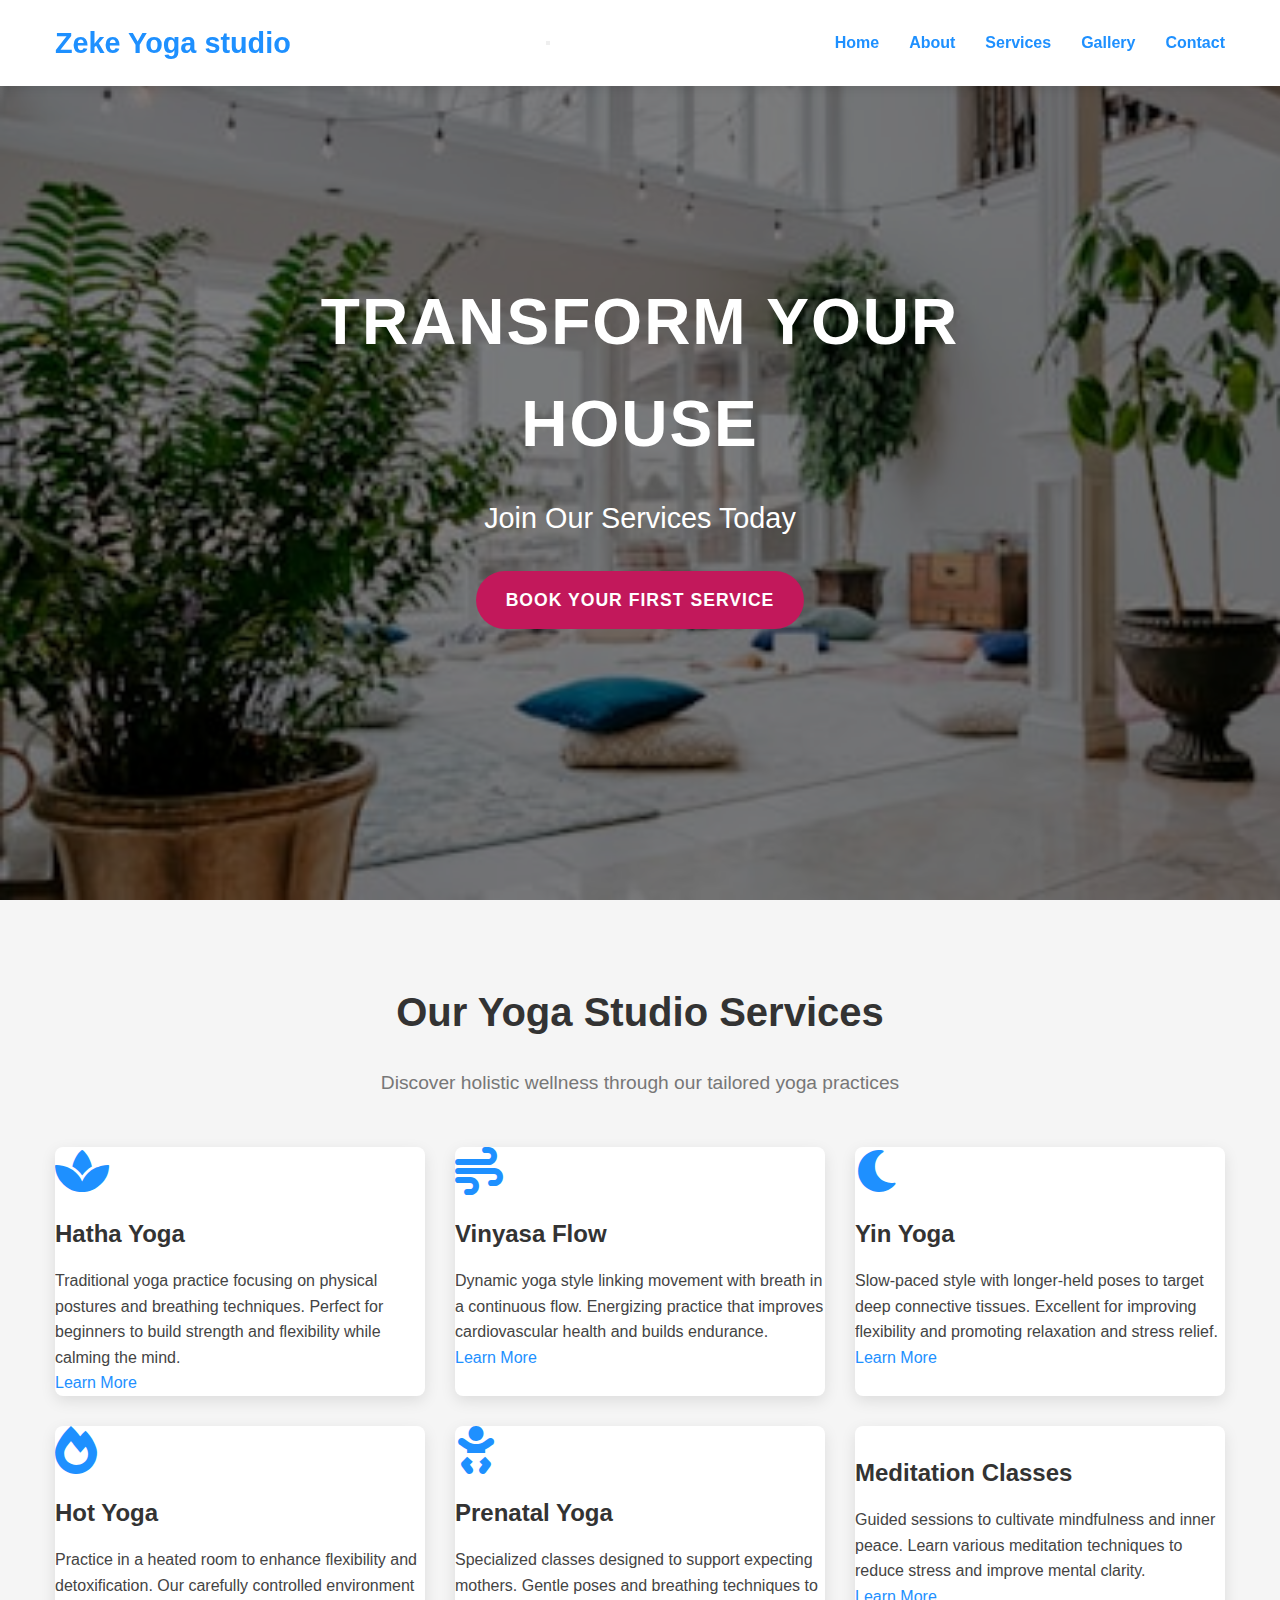
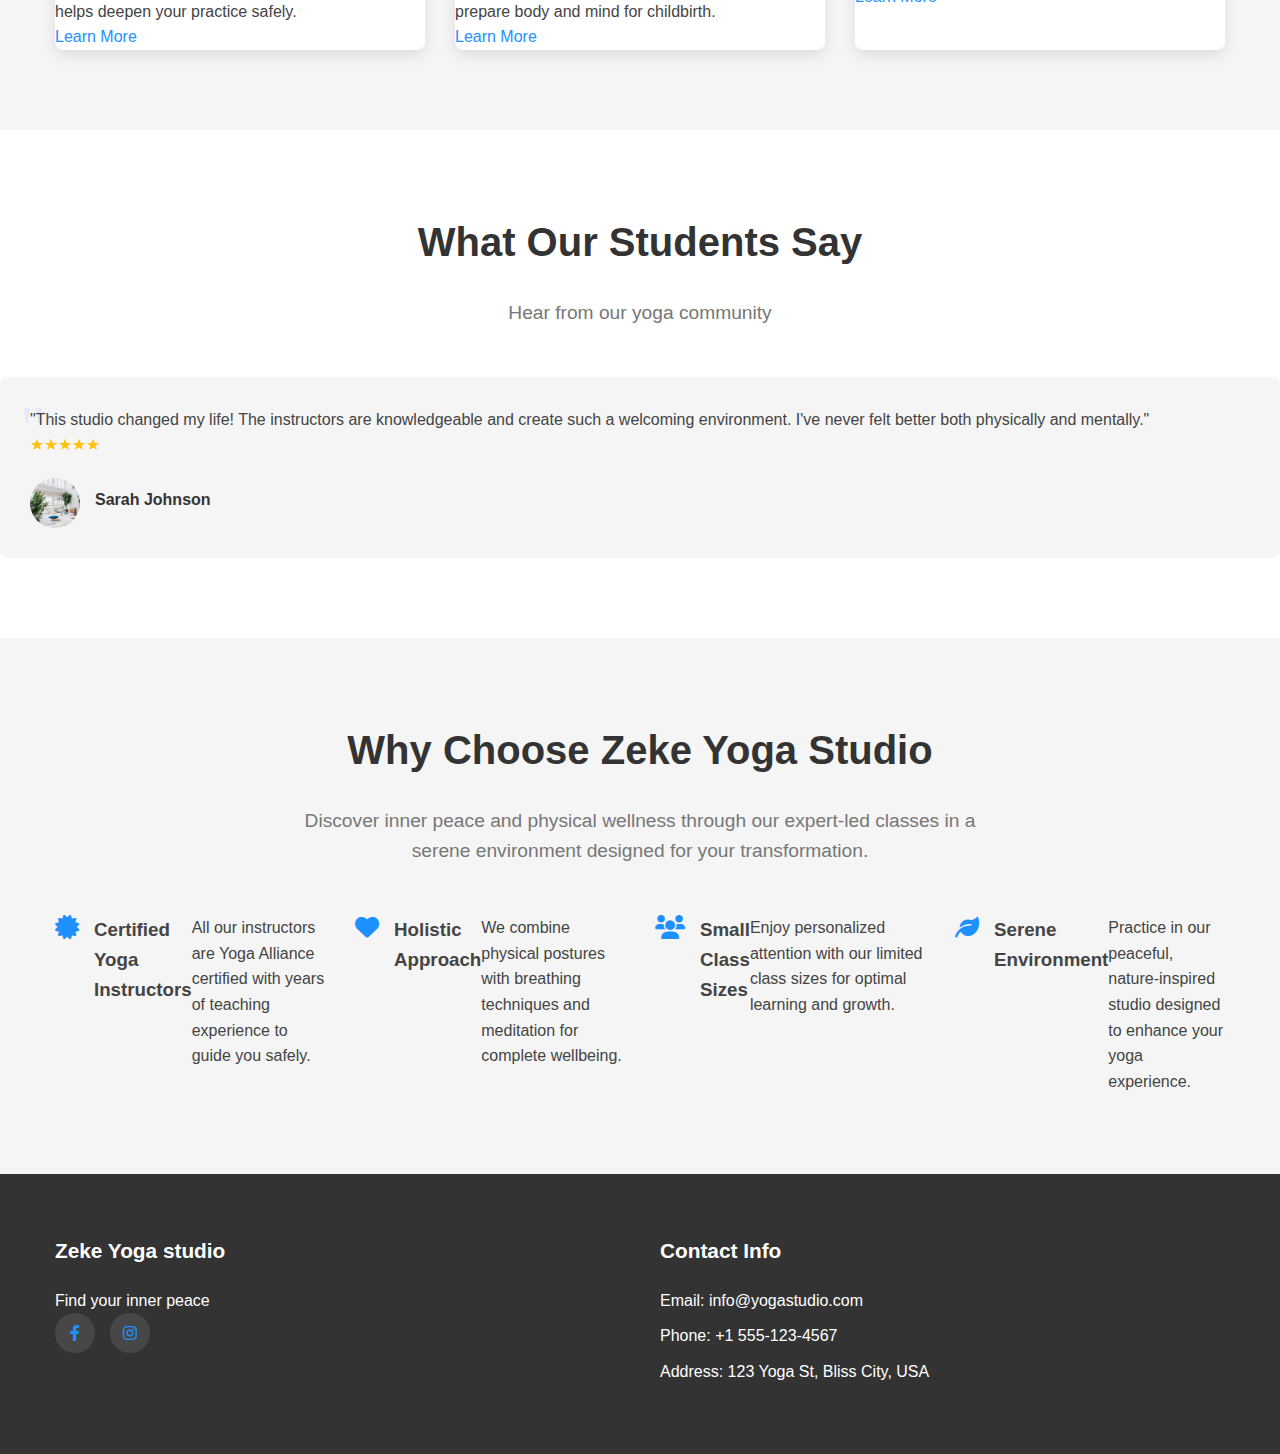
<file: index.html>
<!DOCTYPE html>
    <html lang="en">
    
        <head>
            <meta charset="UTF-8">
            <meta name="viewport" content="width=device-width, initial-scale=1.0">
            <title>Zeke Yoga studio - Zeke Yoga studio | Professional Yoga studio Services</title>
            <meta name="description" content="Professional Yoga studio Services for Zeke Yoga studio. Find your inner peace.">
            <link rel="stylesheet" href="https://cdnjs.cloudflare.com/ajax/libs/font-awesome/6.0.0/css/all.min.css">
            <link rel="stylesheet" href="css/base.css">
            <link rel="stylesheet" href="css/index.css">
            <link rel="preconnect" href="https://fonts.googleapis.com">
            <link rel="preconnect" href="https://fonts.gstatic.com" crossorigin>
            <link href="https://fonts.googleapis.com/css2?family=Open+Sans:wght@400;600;700&family=Roboto:wght@400;500;700&display=swap" rel="stylesheet">
        </head>
                
        
    <body>
        
        <header class="header">
            <div class="container">
                <nav class="navbar">
                    <a href="index.html" class="logo">Zeke Yoga studio</a>
                    <button id="mobile-menu-btn" class="mobile-menu-btn">
                        <span></span>
                        <span></span>
                        <span></span>
                    </button>
                    <ul class="nav-links">
                        <li><a href="index.html">Home</a></li>
<li><a href="about.html">About</a></li>
<li><a href="services.html">Services</a></li>
<li><a href="gallery.html">Gallery</a></li>
<li><a href="contact.html">Contact</a></li>
                    </ul>
                </nav>
            </div>
        </header>
        

        <main>
            <!-- Hero Section -->
            <section class="hero-section">
  <div class="hero-overlay"></div>
  <div class="hero-content">
    <h1 class="hero-heading">Transform Your House</h1>
    <p class="hero-subheading">Join Our Services Today</p>
    <a href="contact.html" class="hero-cta">Book Your First Service</a>
  </div>
</section>

<style>
  .hero-section {
    position: relative;
    height: 100vh;
    min-height: 600px;
    background-image: url('assets/images/Yoga-studio1.jpg');
    background-size: cover;
    background-position: center;
    background-repeat: no-repeat;
    display: flex;
    align-items: center;
    justify-content: center;
    text-align: center;
    color: white;
    padding: 0 20px;
  }
  
  .hero-overlay {
    position: absolute;
    top: 0;
    left: 0;
    width: 100%;
    height: 100%;
    background-color: rgba(0, 0, 0, 0.5);
  }
  
  .hero-content {
    position: relative;
    z-index: 1;
    max-width: 800px;
  }
  
  .hero-heading {
    font-size: clamp(2.5rem, 5vw, 4rem);
    font-weight: 700;
    margin-bottom: 20px;
    text-transform: uppercase;
    letter-spacing: 2px;
    animation: fadeInDown 1s ease-out;
  }
  
  .hero-subheading {
    font-size: clamp(1.2rem, 2.5vw, 1.8rem);
    margin-bottom: 30px;
    animation: fadeInUp 1s ease-out 0.3s both;
  }
  
  .hero-cta {
    display: inline-block;
    background-color: #c2185b;
    color: white;
    padding: 15px 30px;
    border-radius: 30px;
    font-size: 1.1rem;
    font-weight: 600;
    text-decoration: none;
    text-transform: uppercase;
    letter-spacing: 1px;
    transition: all 0.3s ease;
    animation: fadeIn 1s ease-out 0.6s both;
  }
  
  .hero-cta:hover {
    background-color: #e91e63;
    transform: translateY(-3px);
    box-shadow: 0 10px 20px rgba(0, 0, 0, 0.2);
  }
  
  @keyframes fadeInDown {
    from {
      opacity: 0;
      transform: translateY(-30px);
    }
    to {
      opacity: 1;
      transform: translateY(0);
    }
  }
  
  @keyframes fadeInUp {
    from {
      opacity: 0;
      transform: translateY(30px);
    }
    to {
      opacity: 1;
      transform: translateY(0);
    }
  }
  
  @keyframes fadeIn {
    from {
      opacity: 0;
    }
    to {
      opacity: 1;
    }
  }
  
  @media (max-width: 768px) {
    .hero-section {
      min-height: 500px;
    }
    
    .hero-heading {
      margin-bottom: 15px;
    }
    
    .hero-subheading {
      margin-bottom: 25px;
    }
  }
</style>

            <!-- Services Preview -->
            <section class="section services">
    <div class="container">
        <div class="section-header">
            <h2 class="section-title">Our Yoga Studio Services</h2>
            <p class="section-subtitle">Discover holistic wellness through our tailored yoga practices</p>
        </div>

        <div class="services-grid">
            <!-- Service Card 1 -->
            <div class="service-card">
                <i class="fas fa-spa service-icon"></i>
                <h3 class="service-title">Hatha Yoga</h3>
                <p class="service-description">Traditional yoga practice focusing on physical postures and breathing techniques. Perfect for beginners to build strength and flexibility while calming the mind.</p>
                <a href="services.html#hatha-yoga" class="btn-learn-more">Learn More</a>
            </div>

            <!-- Service Card 2 -->
            <div class="service-card">
                <i class="fas fa-wind service-icon"></i>
                <h3 class="service-title">Vinyasa Flow</h3>
                <p class="service-description">Dynamic yoga style linking movement with breath in a continuous flow. Energizing practice that improves cardiovascular health and builds endurance.</p>
                <a href="services.html#vinyasa-flow" class="btn-learn-more">Learn More</a>
            </div>

            <!-- Service Card 3 -->
            <div class="service-card">
                <i class="fas fa-moon service-icon"></i>
                <h3 class="service-title">Yin Yoga</h3>
                <p class="service-description">Slow-paced style with longer-held poses to target deep connective tissues. Excellent for improving flexibility and promoting relaxation and stress relief.</p>
                <a href="services.html#yin-yoga" class="btn-learn-more">Learn More</a>
            </div>

            <!-- Service Card 4 -->
            <div class="service-card">
                <i class="fas fa-fire service-icon"></i>
                <h3 class="service-title">Hot Yoga</h3>
                <p class="service-description">Practice in a heated room to enhance flexibility and detoxification. Our carefully controlled environment helps deepen your practice safely.</p>
                <a href="services.html#hot-yoga" class="btn-learn-more">Learn More</a>
            </div>

            <!-- Service Card 5 -->
            <div class="service-card">
                <i class="fas fa-baby service-icon"></i>
                <h3 class="service-title">Prenatal Yoga</h3>
                <p class="service-description">Specialized classes designed to support expecting mothers. Gentle poses and breathing techniques to prepare body and mind for childbirth.</p>
                <a href="services.html#prenatal-yoga" class="btn-learn-more">Learn More</a>
            </div>

            <!-- Service Card 6 -->
            <div class="service-card">
                <i class="fas fa-meditation service-icon"></i>
                <h3 class="service-title">Meditation Classes</h3>
                <p class="service-description">Guided sessions to cultivate mindfulness and inner peace. Learn various meditation techniques to reduce stress and improve mental clarity.</p>
                <a href="services.html#meditation-classes" class="btn-learn-more">Learn More</a>
            </div>
        </div>
    </div>
</section>

            <!-- Testimonials -->
            <section class="section testimonials">
    <h2 class="section-title">What Our Students Say</h2>
    <p class="section-subtitle">Hear from our yoga community</p>
    
    <div class="testimonials-grid">
        <!-- Testimonial 1 -->
        <div class="testimonial-card">
            <div class="testimonial-content">
                <p>"This studio changed my life! The instructors are knowledgeable and create such a welcoming environment. I've never felt better both physically and mentally."</p>
                <div class="stars">★★★★★</div>
            </div>
            <div class="testimonial-author">
                <img src="assets/images/Yoga-studio1.jpg" alt="Sarah practicing yoga">
                <div class="author-info">
                    <h4>Sarah Johnson</h4>
                </div>
            </div>
        </div>

        <!-- Testimonial 2 -->
        <div class="testimonial-card">
            <div class="testimonial-content">
                <p>"As a beginner, I was nervous to start yoga, but the teachers here made me feel completely at ease. After just a month, I'm more flexible and less stressed."</p>
                <div class="stars">★★★★☆</div>
            </div>
            <div class="testimonial-author">
                <img src="assets/images/Yoga-studio2.jpg" alt="Michael in meditation pose">
                <div class="author-info">
                    <h4>Michael Chen</h4>
                </div>
            </div>
        </div>

        <!-- Testimonial 3 -->
        <div class="testimonial-card">
            <div class="testimonial-content">
                <p>"The perfect balance of challenge and relaxation. I've tried many studios but none compare to the attention to detail and positive energy here."</p>
                <div class="stars">★★★★★</div>
            </div>
            <div class="testimonial-author">
                <img src="assets/images/Yoga-studio3.jpg" alt="Priya in warrior pose">
                <div class="author-info">
                    <h4>Priya Patel</h4>
                </div>
            </div>
        </div>
    </div>
</section>

            <!-- Why Choose Us -->
            <section class="section why-choose-us">
    <div class="container">
        <h2 class="section-title">Why Choose Zeke Yoga Studio</h2>
        <p class="section-subtitle">Discover inner peace and physical wellness through our expert-led classes in a serene environment designed for your transformation.</p>
        
        <div class="features-grid">
            <div class="feature-item">
                <i class="fas fa-certificate feature-icon"></i>
                <h3 class="feature-title">Certified Yoga Instructors</h3>
                <p class="feature-desc">All our instructors are Yoga Alliance certified with years of teaching experience to guide you safely.</p>
            </div>
            
            <div class="feature-item">
                <i class="fas fa-heart feature-icon"></i>
                <h3 class="feature-title">Holistic Approach</h3>
                <p class="feature-desc">We combine physical postures with breathing techniques and meditation for complete wellbeing.</p>
            </div>
            
            <div class="feature-item">
                <i class="fas fa-users feature-icon"></i>
                <h3 class="feature-title">Small Class Sizes</h3>
                <p class="feature-desc">Enjoy personalized attention with our limited class sizes for optimal learning and growth.</p>
            </div>
            
            <div class="feature-item">
                <i class="fas fa-leaf feature-icon"></i>
                <h3 class="feature-title">Serene Environment</h3>
                <p class="feature-desc">Practice in our peaceful, nature-inspired studio designed to enhance your yoga experience.</p>
            </div>
        </div>
    </div>
</section>
        </main>

        
        <footer class="footer">
            <div class="container">
                <div class="footer-content">
                    <div class="footer-column">
                        <h3>Zeke Yoga studio</h3>
                        <p>Find your inner peace</p>
                        <div class="social-links">
                            <a href="https://facebook.com/yogastudio"><i class="fab fa-facebook-f"></i></a>
                            <a href="https://instagram.com/yogastudio"><i class="fab fa-instagram"></i></a>
                            
                            
                        </div>
                    </div>
                    <div class="footer-column">
                        <h3>Contact Info</h3>
                        <ul class="footer-links">
                            <li>Email: info@yogastudio.com</li>
                            <li>Phone: +1 555-123-4567</li>
                            <li>Address: 123 Yoga St, Bliss City, USA</li>
                        </ul>
                    </div>
                </div>
            </div>
        </footer>

        

        <script src="js/base.js"></script>
        <script src="js/index.js"></script>
    </body>
    </html>
</file>
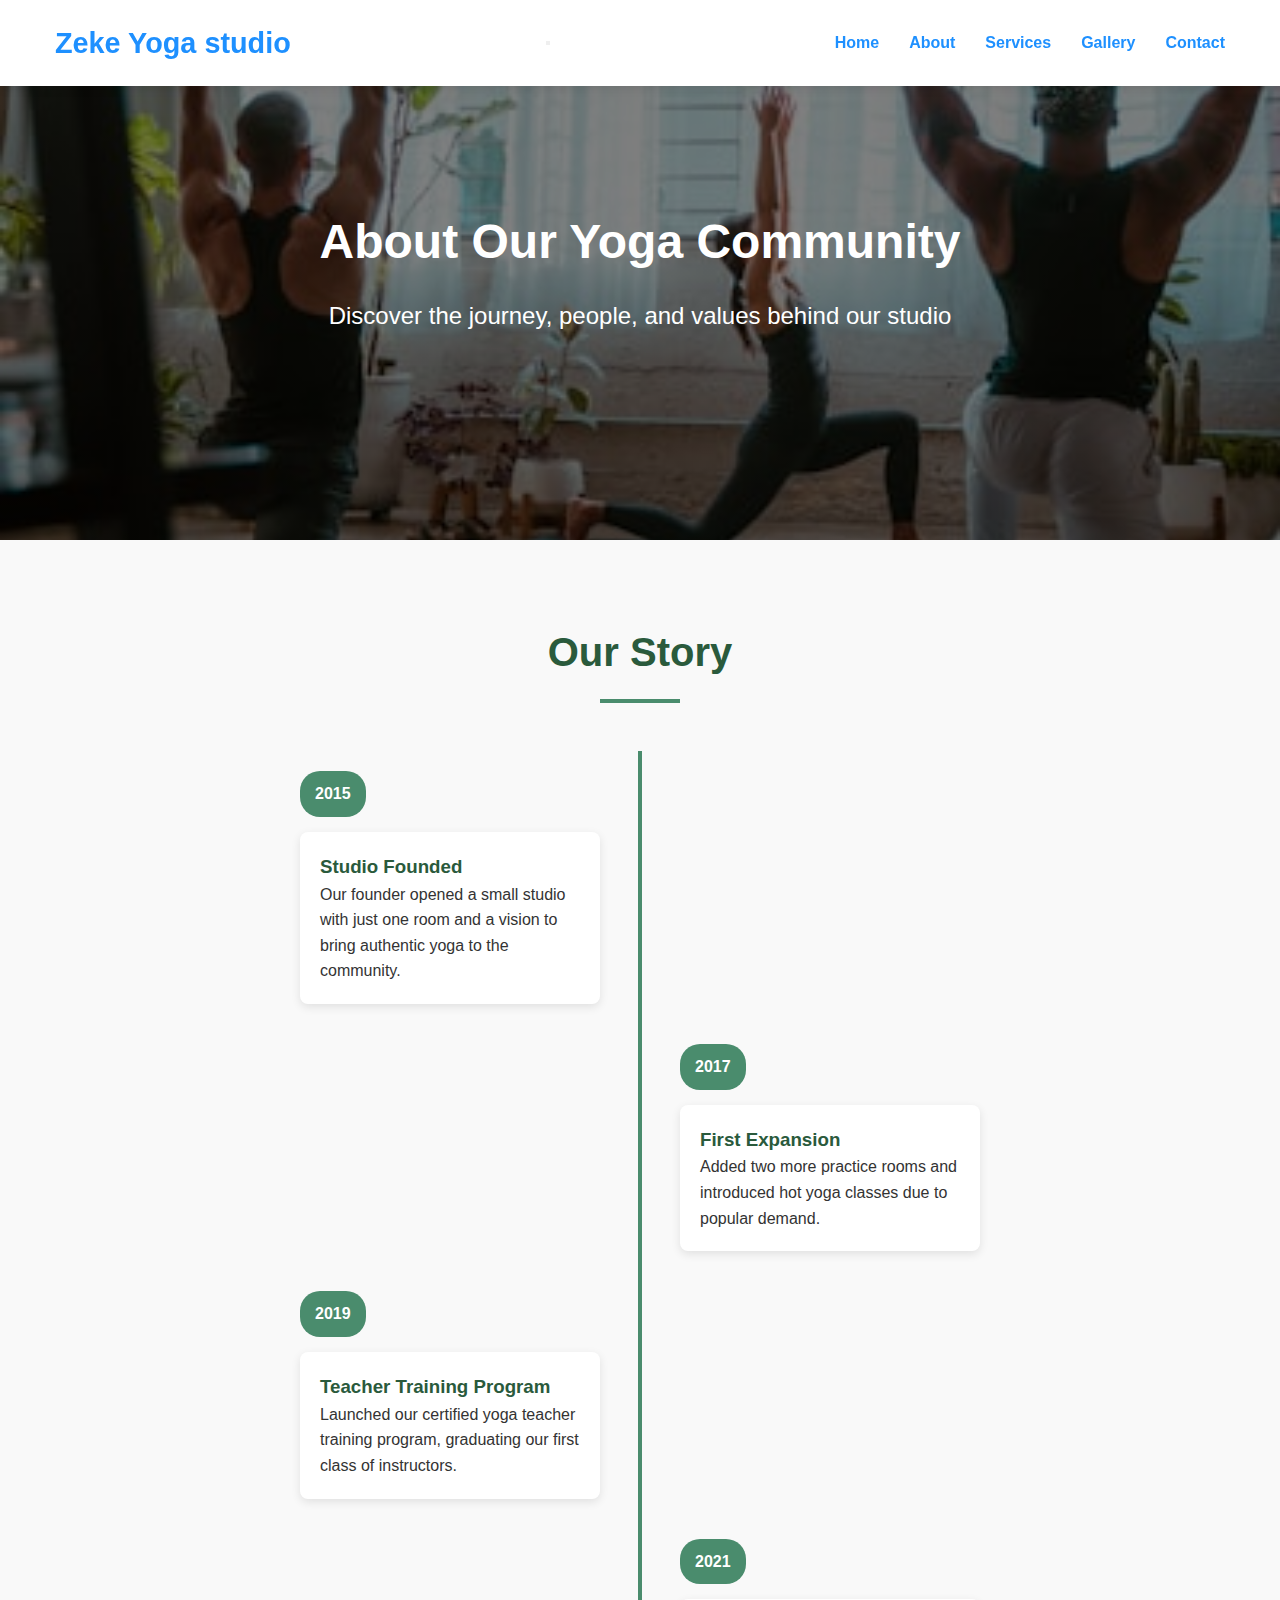
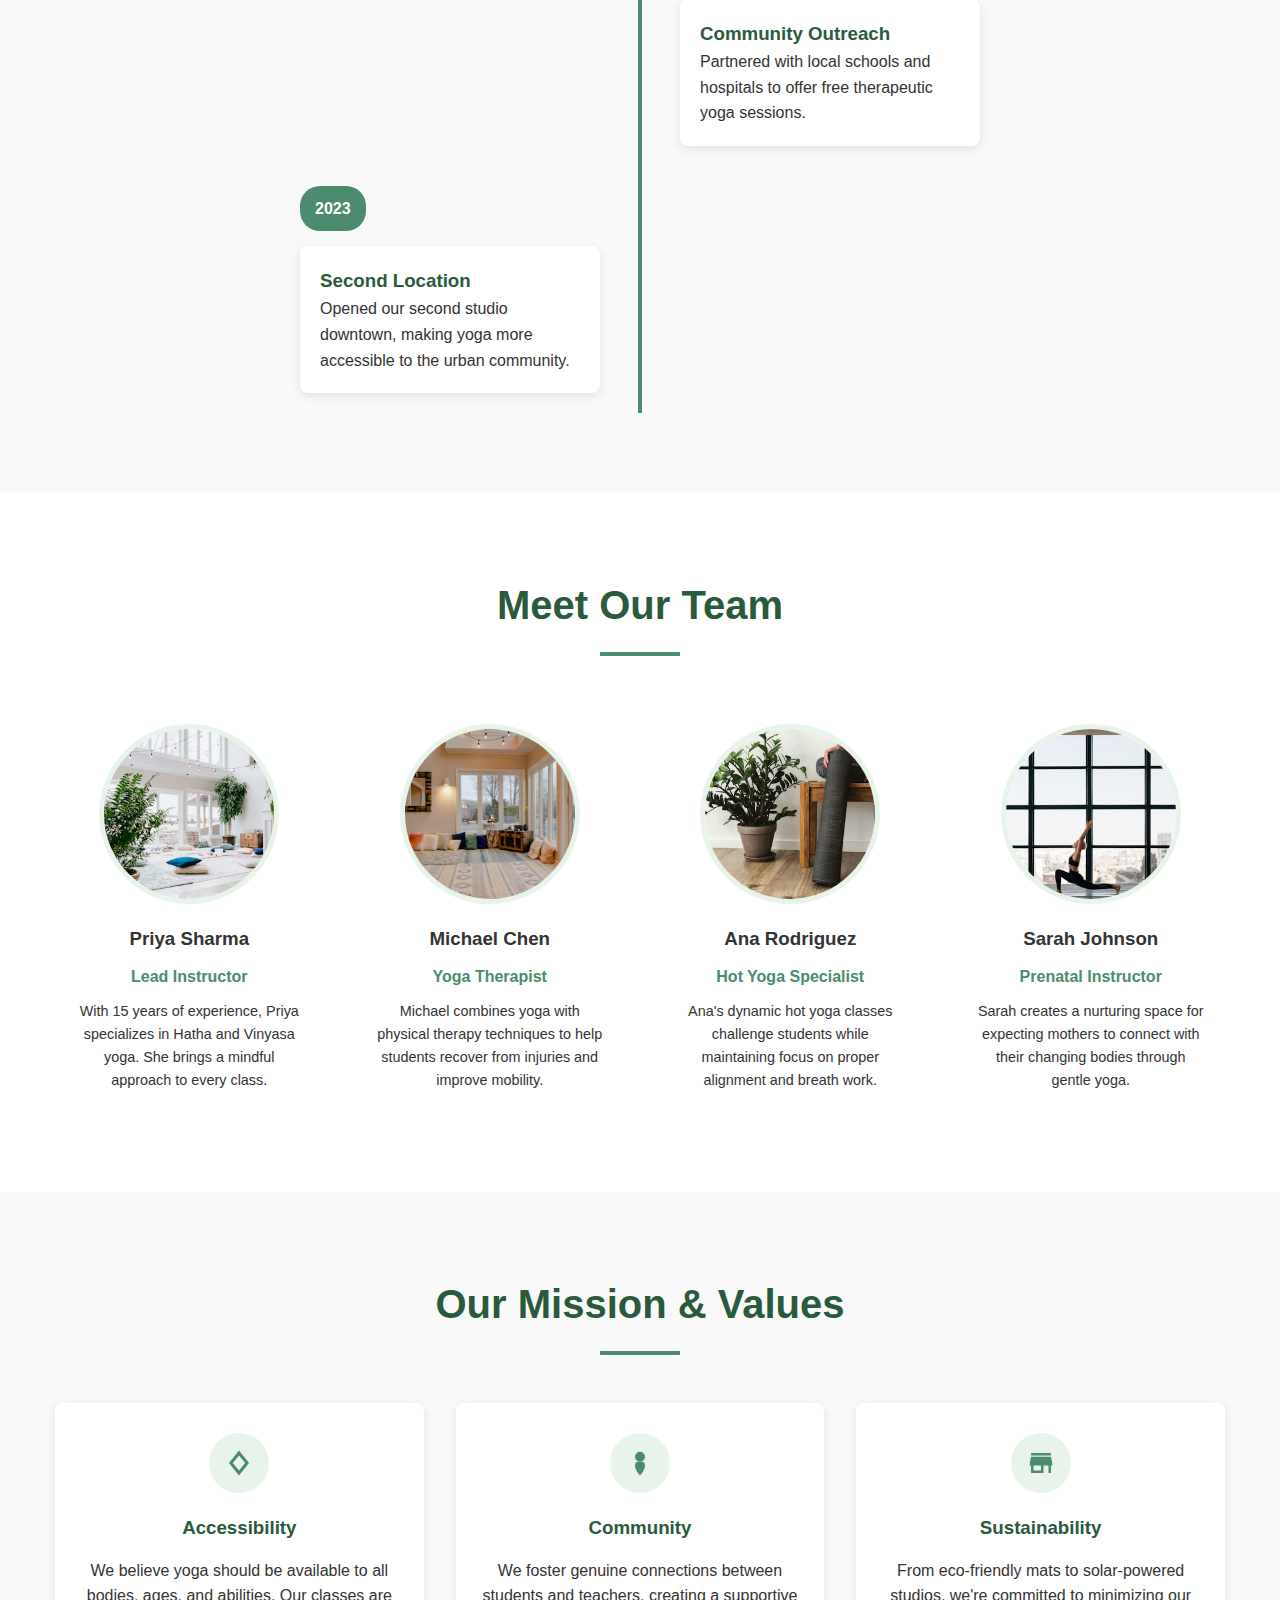
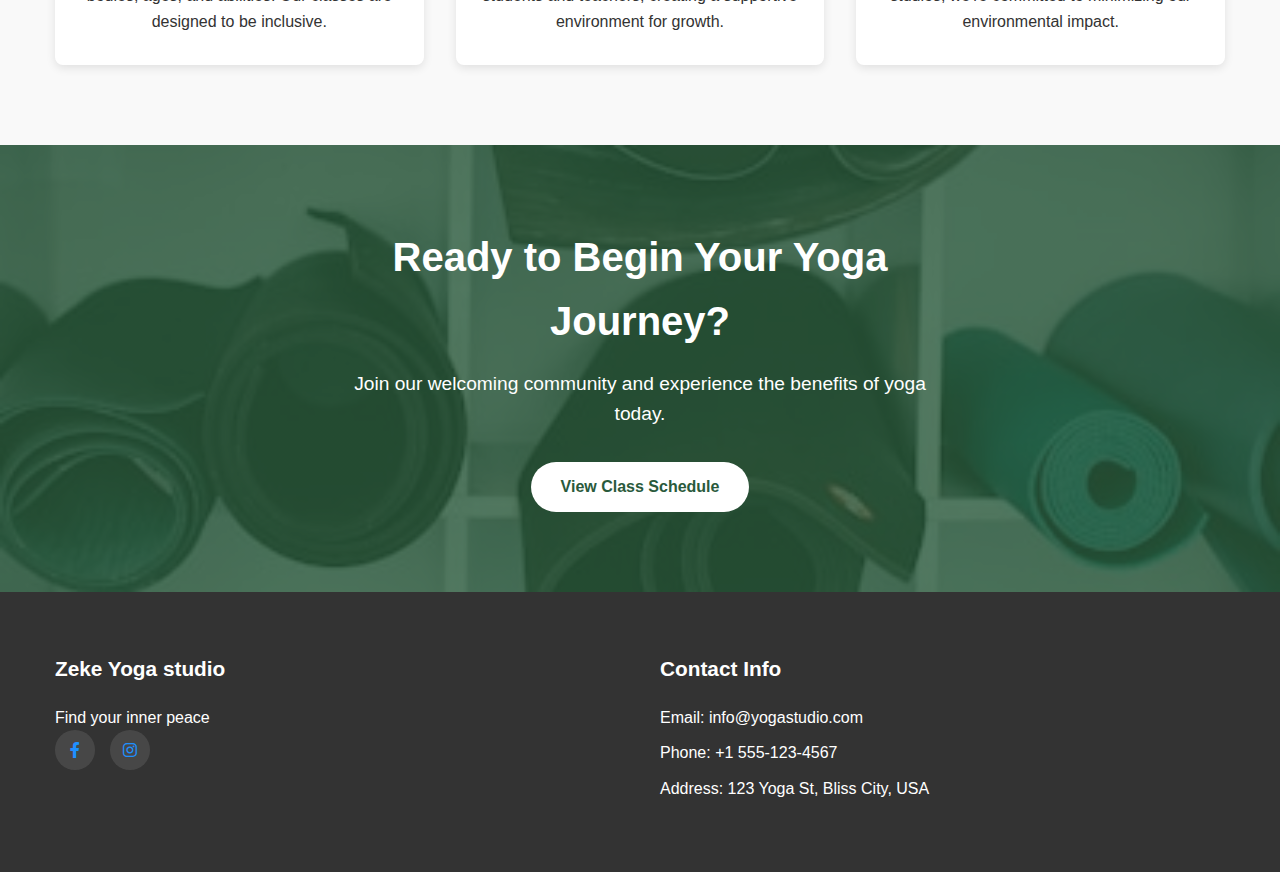
<file: about.html>
<!DOCTYPE html>
    <html lang="en">
    
        <head>
            <meta charset="UTF-8">
            <meta name="viewport" content="width=device-width, initial-scale=1.0">
            <title>Zeke Yoga studio - About Zeke Yoga studio</title>
            <meta name="description" content="Zeke Yoga studio provides Find your inner peace. Learn more about our Yoga studio services.">
            <link rel="stylesheet" href="https://cdnjs.cloudflare.com/ajax/libs/font-awesome/6.0.0/css/all.min.css">
            <link rel="stylesheet" href="css/base.css">
            <link rel="stylesheet" href="css/about.css">
            <link rel="preconnect" href="https://fonts.googleapis.com">
            <link rel="preconnect" href="https://fonts.gstatic.com" crossorigin>
            <link href="https://fonts.googleapis.com/css2?family=Open+Sans:wght@400;600;700&family=Roboto:wght@400;500;700&display=swap" rel="stylesheet">
        </head>
                

    <body>
        
        <header class="header">
            <div class="container">
                <nav class="navbar">
                    <a href="index.html" class="logo">Zeke Yoga studio</a>
                    <button id="mobile-menu-btn" class="mobile-menu-btn">
                        <span></span>
                        <span></span>
                        <span></span>
                    </button>
                    <ul class="nav-links">
                        <li><a href="index.html">Home</a></li>
<li><a href="about.html">About</a></li>
<li><a href="services.html">Services</a></li>
<li><a href="gallery.html">Gallery</a></li>
<li><a href="contact.html">Contact</a></li>
                    </ul>
                </nav>
            </div>
        </header>
        

        <main>
            <!-- About Us Page Sections -->
            <main class="about-page">
  <!-- Hero Section -->
  <section class="about-hero">
    <div class="about-hero-content">
      <h1>About Our Yoga Community</h1>
      <p>Discover the journey, people, and values behind our studio</p>
    </div>
  </section>

  <!-- Our Story Section -->
  <section class="our-story">
    <div class="container">
      <h2 class="section-title">Our Story</h2>
      <div class="timeline">
        <div class="timeline-item">
          <div class="timeline-year">2015</div>
          <div class="timeline-content">
            <h3>Studio Founded</h3>
            <p>Our founder opened a small studio with just one room and a vision to bring authentic yoga to the community.</p>
          </div>
        </div>
        <div class="timeline-item">
          <div class="timeline-year">2017</div>
          <div class="timeline-content">
            <h3>First Expansion</h3>
            <p>Added two more practice rooms and introduced hot yoga classes due to popular demand.</p>
          </div>
        </div>
        <div class="timeline-item">
          <div class="timeline-year">2019</div>
          <div class="timeline-content">
            <h3>Teacher Training Program</h3>
            <p>Launched our certified yoga teacher training program, graduating our first class of instructors.</p>
          </div>
        </div>
        <div class="timeline-item">
          <div class="timeline-year">2021</div>
          <div class="timeline-content">
            <h3>Community Outreach</h3>
            <p>Partnered with local schools and hospitals to offer free therapeutic yoga sessions.</p>
          </div>
        </div>
        <div class="timeline-item">
          <div class="timeline-year">2023</div>
          <div class="timeline-content">
            <h3>Second Location</h3>
            <p>Opened our second studio downtown, making yoga more accessible to the urban community.</p>
          </div>
        </div>
      </div>
    </div>
  </section>

  <!-- Meet Our Team Section -->
  <section class="our-team">
    <div class="container">
      <h2 class="section-title">Meet Our Team</h2>
      <div class="team-grid">
        <div class="team-member">
          <div class="member-photo">
            <img src="assets/images/Yoga-studio1.jpg" alt="Lead Instructor Priya">
          </div>
          <h3>Priya Sharma</h3>
          <p class="member-role">Lead Instructor</p>
          <p class="member-bio">With 15 years of experience, Priya specializes in Hatha and Vinyasa yoga. She brings a mindful approach to every class.</p>
        </div>
        <div class="team-member">
          <div class="member-photo">
            <img src="assets/images/Yoga-studio2.jpg" alt="Yoga Therapist Michael">
          </div>
          <h3>Michael Chen</h3>
          <p class="member-role">Yoga Therapist</p>
          <p class="member-bio">Michael combines yoga with physical therapy techniques to help students recover from injuries and improve mobility.</p>
        </div>
        <div class="team-member">
          <div class="member-photo">
            <img src="assets/images/Yoga-studio3.jpg" alt="Hot Yoga Specialist Ana">
          </div>
          <h3>Ana Rodriguez</h3>
          <p class="member-role">Hot Yoga Specialist</p>
          <p class="member-bio">Ana's dynamic hot yoga classes challenge students while maintaining focus on proper alignment and breath work.</p>
        </div>
        <div class="team-member">
          <div class="member-photo">
            <img src="assets/images/Yoga-studio4.jpg" alt="Prenatal Instructor Sarah">
          </div>
          <h3>Sarah Johnson</h3>
          <p class="member-role">Prenatal Instructor</p>
          <p class="member-bio">Sarah creates a nurturing space for expecting mothers to connect with their changing bodies through gentle yoga.</p>
        </div>
      </div>
    </div>
  </section>

  <!-- Mission & Values Section -->
  <section class="mission-values">
    <div class="container">
      <h2 class="section-title">Our Mission & Values</h2>
      <div class="values-grid">
        <div class="value-item">
          <div class="value-icon">
            <svg viewBox="0 0 24 24"><path d="M12,2L4,12L12,22L20,12L12,2M12,6L17,12L12,18L7,12L12,6Z" /></svg>
          </div>
          <h3>Accessibility</h3>
          <p>We believe yoga should be available to all bodies, ages, and abilities. Our classes are designed to be inclusive.</p>
        </div>
        <div class="value-item">
          <div class="value-icon">
            <svg viewBox="0 0 24 24"><path d="M12,3A4,4 0 0,1 16,7A4,4 0 0,1 12,11A4,4 0 0,1 8,7A4,4 0 0,1 12,3M16,13.54C16,14.6 15.72,17.07 13.81,19.83L12,22L10.19,19.83C8.28,17.07 8,14.6 8,13.54C8,12.86 8.22,12.22 8.63,11.74C9.04,11.26 9.59,11 10.19,11H13.81C14.41,11 14.96,11.26 15.37,11.74C15.78,12.22 16,12.86 16,13.54Z" /></svg>
          </div>
          <h3>Community</h3>
          <p>We foster genuine connections between students and teachers, creating a supportive environment for growth.</p>
        </div>
        <div class="value-item">
          <div class="value-icon">
            <svg viewBox="0 0 24 24"><path d="M12,18H6V14H12M21,14V12L20,7H4L3,12V14H4V20H14V14H18V20H20V14M20,4H4V6H20V4Z" /></svg>
          </div>
          <h3>Sustainability</h3>
          <p>From eco-friendly mats to solar-powered studios, we're committed to minimizing our environmental impact.</p>
        </div>
      </div>
    </div>
  </section>

  <!-- CTA Section -->
  <section class="about-cta">
    <div class="container">
      <div class="cta-content">
        <h2>Ready to Begin Your Yoga Journey?</h2>
        <p>Join our welcoming community and experience the benefits of yoga today.</p>
        <a href="/classes" class="cta-button">View Class Schedule</a>
      </div>
    </div>
  </section>
</main>
        </main>

        
        <footer class="footer">
            <div class="container">
                <div class="footer-content">
                    <div class="footer-column">
                        <h3>Zeke Yoga studio</h3>
                        <p>Find your inner peace</p>
                        <div class="social-links">
                            <a href="https://facebook.com/yogastudio"><i class="fab fa-facebook-f"></i></a>
                            <a href="https://instagram.com/yogastudio"><i class="fab fa-instagram"></i></a>
                            
                            
                        </div>
                    </div>
                    <div class="footer-column">
                        <h3>Contact Info</h3>
                        <ul class="footer-links">
                            <li>Email: info@yogastudio.com</li>
                            <li>Phone: +1 555-123-4567</li>
                            <li>Address: 123 Yoga St, Bliss City, USA</li>
                        </ul>
                    </div>
                </div>
            </div>
        </footer>

        

        <script src="js/base.js"></script>
    </body>
    </html>
</file>
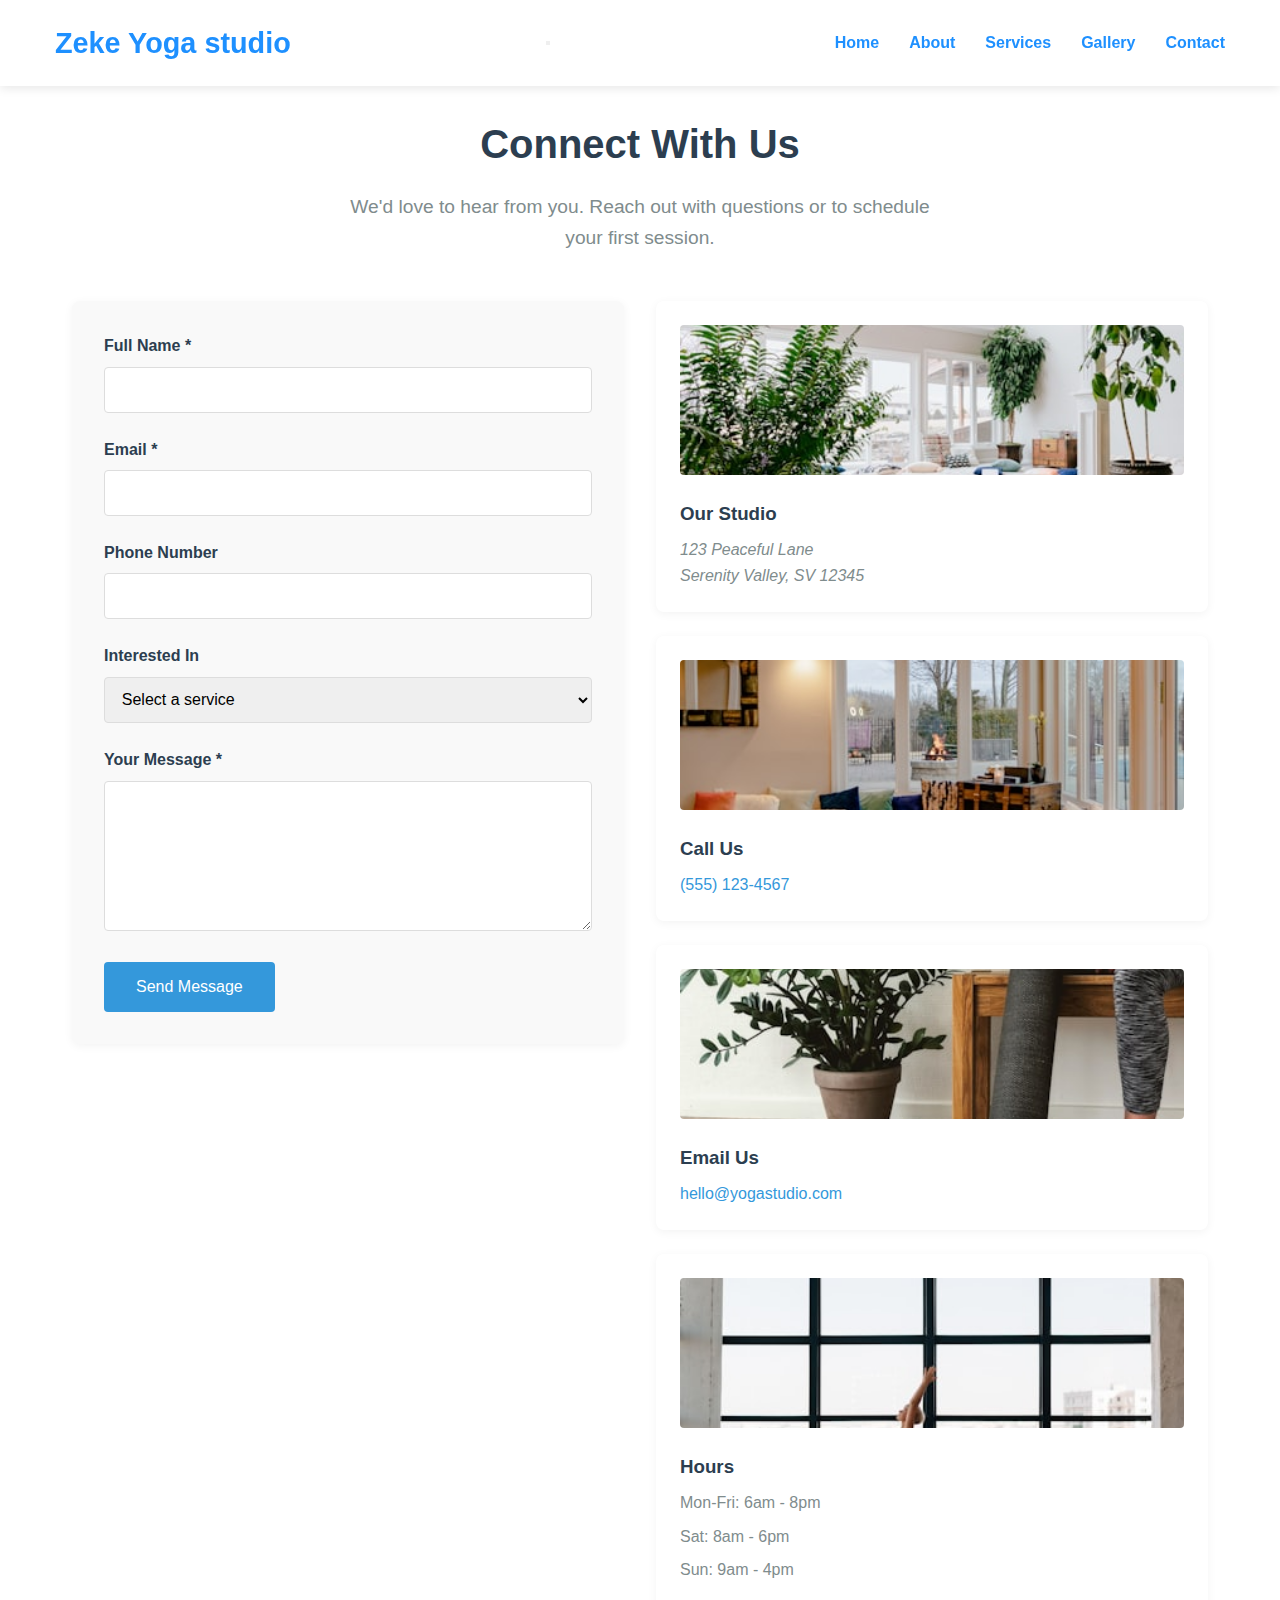
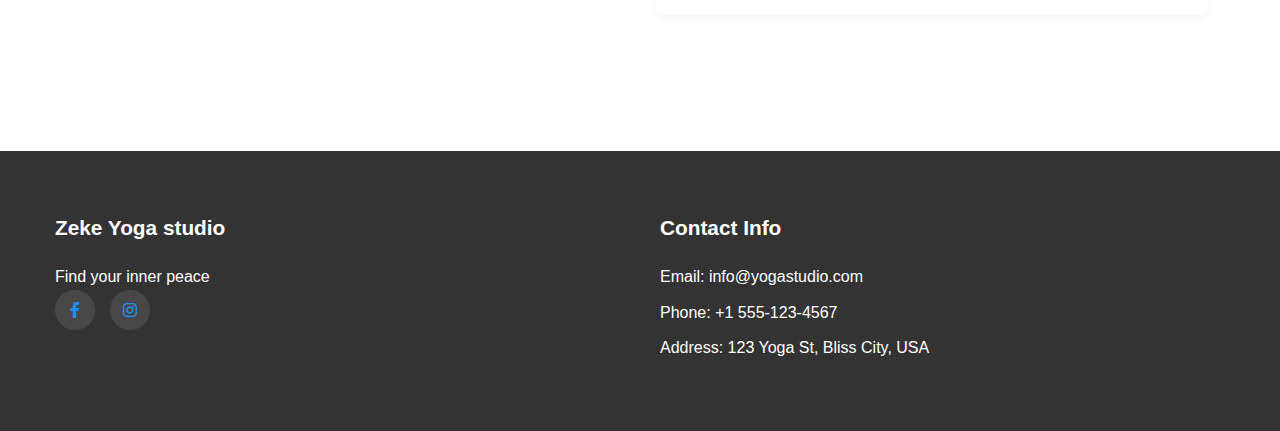
<file: contact.html>
<!DOCTYPE html>
    <html lang="en">
    
        <head>
            <meta charset="UTF-8">
            <meta name="viewport" content="width=device-width, initial-scale=1.0">
            <title>Zeke Yoga studio - Contact Zeke Yoga studio</title>
            <meta name="description" content="Contact Zeke Yoga studio for Yoga studio requirements. Fill out the form or call us anytime.Find your inner peace">
            <link rel="stylesheet" href="https://cdnjs.cloudflare.com/ajax/libs/font-awesome/6.0.0/css/all.min.css">
            <link rel="stylesheet" href="css/base.css">
            <link rel="stylesheet" href="css/contact.css">
            <link rel="preconnect" href="https://fonts.googleapis.com">
            <link rel="preconnect" href="https://fonts.gstatic.com" crossorigin>
            <link href="https://fonts.googleapis.com/css2?family=Open+Sans:wght@400;600;700&family=Roboto:wght@400;500;700&display=swap" rel="stylesheet">
        </head>
                

    <body>
        
        <header class="header">
            <div class="container">
                <nav class="navbar">
                    <a href="index.html" class="logo">Zeke Yoga studio</a>
                    <button id="mobile-menu-btn" class="mobile-menu-btn">
                        <span></span>
                        <span></span>
                        <span></span>
                    </button>
                    <ul class="nav-links">
                        <li><a href="index.html">Home</a></li>
<li><a href="about.html">About</a></li>
<li><a href="services.html">Services</a></li>
<li><a href="gallery.html">Gallery</a></li>
<li><a href="contact.html">Contact</a></li>
                    </ul>
                </nav>
            </div>
        </header>
        

        <main>
            <!-- Contact Section -->
            <section class="section contact">
                <main class="contact-page">
  <section class="contact-hero">
    <h1>Connect With Us</h1>
    <p class="subheading">We'd love to hear from you. Reach out with questions or to schedule your first session.</p>
  </section>

  <div class="contact-container">
    <div class="contact-column form-column">
      <form class="contact-form" id="yogaContactForm">
        <div class="form-group">
          <label for="name">Full Name *</label>
          <input type="text" id="name" name="name" required>
        </div>
        
        <div class="form-group">
          <label for="email">Email *</label>
          <input type="email" id="email" name="email" required>
        </div>
        
        <div class="form-group">
          <label for="phone">Phone Number</label>
          <input type="tel" id="phone" name="phone">
        </div>
        
        <div class="form-group">
          <label for="service">Interested In</label>
          <select id="service" name="service">
            <option value="">Select a service</option>
            <option value="hatha">Hatha Yoga</option>
            <option value="vinyasa">Vinyasa Flow</option>
            <option value="yin">Yin Yoga</option>
            <option value="private">Private Sessions</option>
            <option value="workshop">Workshops</option>
          </select>
        </div>
        
        <div class="form-group">
          <label for="message">Your Message *</label>
          <textarea id="message" name="message" rows="5" required></textarea>
        </div>
        
        <button type="submit" class="submit-btn">Send Message</button>
      </form>
    </div>
    
    <div class="contact-column info-column">
      <div class="contact-card">
        <div class="contact-icon">
          <img src="assets/images/Yoga-studio1.jpg" alt="Yoga studio location">
        </div>
        <h3>Our Studio</h3>
        <address>
          123 Peaceful Lane<br>
          Serenity Valley, SV 12345
        </address>
      </div>
      
      <div class="contact-card">
        <div class="contact-icon">
          <img src="assets/images/Yoga-studio2.jpg" alt="Yoga instructor on phone">
        </div>
        <h3>Call Us</h3>
        <p><a href="tel:+15551234567">(555) 123-4567</a></p>
      </div>
      
      <div class="contact-card">
        <div class="contact-icon">
          <img src="assets/images/Yoga-studio3.jpg" alt="Yoga instructor checking email">
        </div>
        <h3>Email Us</h3>
        <p><a href="mailto:hello@yogastudio.com">hello@yogastudio.com</a></p>
      </div>
      
      <div class="contact-card">
        <div class="contact-icon">
          <img src="assets/images/Yoga-studio4.jpg" alt="Yoga studio clock">
        </div>
        <h3>Hours</h3>
        <ul class="hours-list">
          <li>Mon-Fri: 6am - 8pm</li>
          <li>Sat: 8am - 6pm</li>
          <li>Sun: 9am - 4pm</li>
        </ul>
      </div>
    </div>
  </div>
</main>
            </section>
        </main>

        
        <footer class="footer">
            <div class="container">
                <div class="footer-content">
                    <div class="footer-column">
                        <h3>Zeke Yoga studio</h3>
                        <p>Find your inner peace</p>
                        <div class="social-links">
                            <a href="https://facebook.com/yogastudio"><i class="fab fa-facebook-f"></i></a>
                            <a href="https://instagram.com/yogastudio"><i class="fab fa-instagram"></i></a>
                            
                            
                        </div>
                    </div>
                    <div class="footer-column">
                        <h3>Contact Info</h3>
                        <ul class="footer-links">
                            <li>Email: info@yogastudio.com</li>
                            <li>Phone: +1 555-123-4567</li>
                            <li>Address: 123 Yoga St, Bliss City, USA</li>
                        </ul>
                    </div>
                </div>
            </div>
        </footer>

        

        <script src="js/base.js"></script>
    </body>
    </html>
</file>
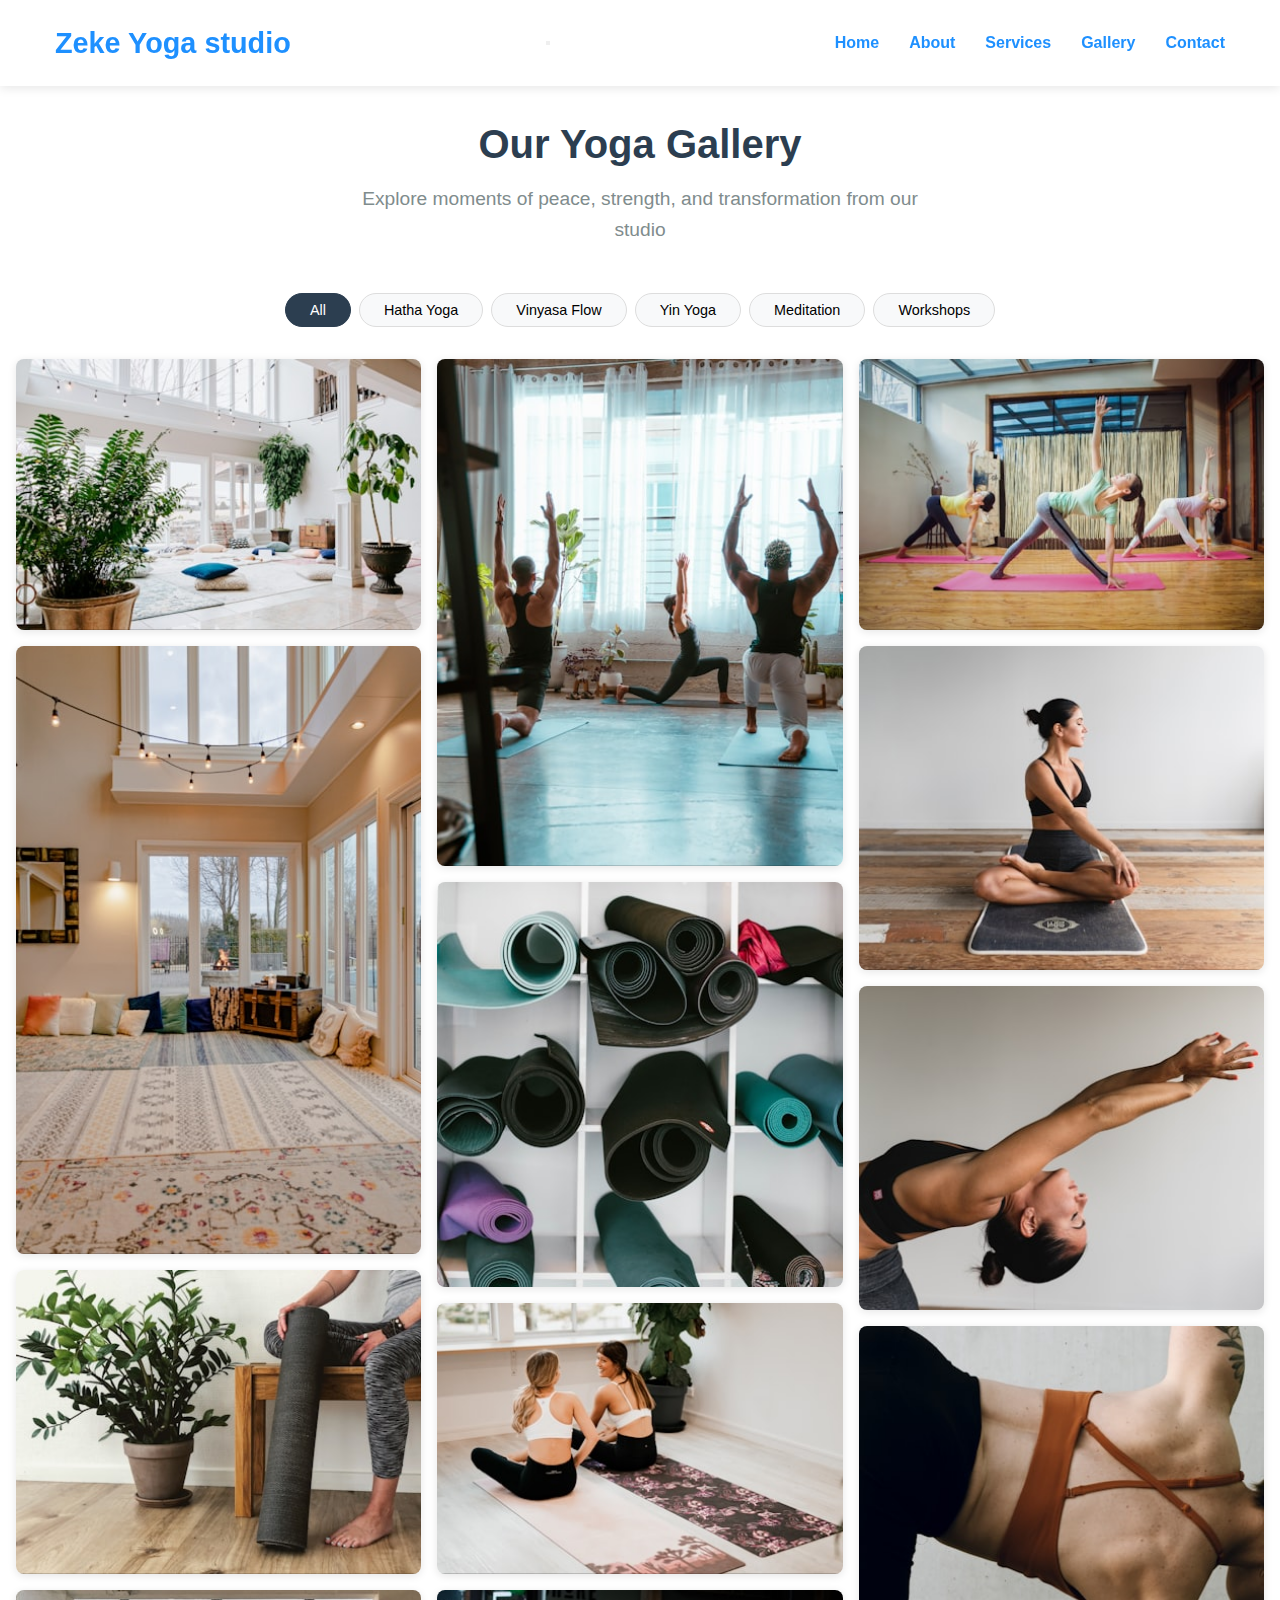
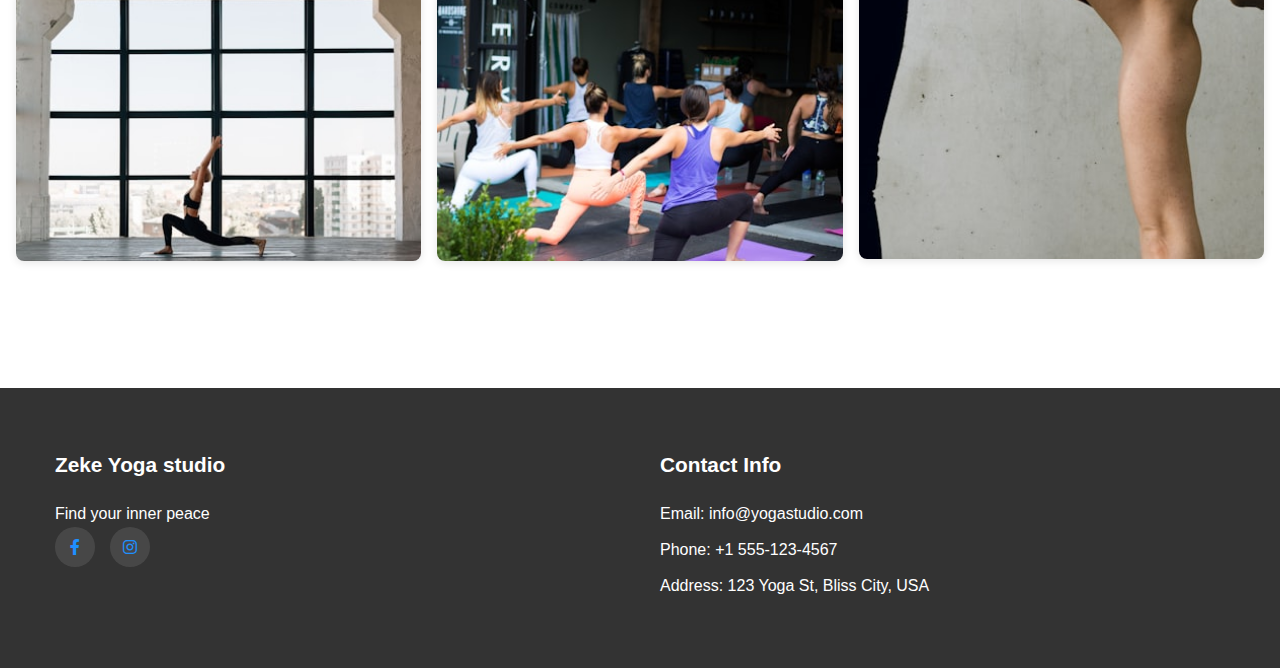
<file: gallery.html>
<!DOCTYPE html>
    <html lang="en">
    
        <head>
            <meta charset="UTF-8">
            <meta name="viewport" content="width=device-width, initial-scale=1.0">
            <title>Zeke Yoga studio - Zeke Yoga studio | Project Gallery</title>
            <meta name="description" content="View our project gallery showcasing Zeke Yoga studio's recent Yoga studio transformations. Find your inner peace">
            <link rel="stylesheet" href="https://cdnjs.cloudflare.com/ajax/libs/font-awesome/6.0.0/css/all.min.css">
            <link rel="stylesheet" href="css/base.css">
            <link rel="stylesheet" href="css/gallery.css">
            <link rel="preconnect" href="https://fonts.googleapis.com">
            <link rel="preconnect" href="https://fonts.gstatic.com" crossorigin>
            <link href="https://fonts.googleapis.com/css2?family=Open+Sans:wght@400;600;700&family=Roboto:wght@400;500;700&display=swap" rel="stylesheet">
        </head>
                

    <body>
        
        <header class="header">
            <div class="container">
                <nav class="navbar">
                    <a href="index.html" class="logo">Zeke Yoga studio</a>
                    <button id="mobile-menu-btn" class="mobile-menu-btn">
                        <span></span>
                        <span></span>
                        <span></span>
                    </button>
                    <ul class="nav-links">
                        <li><a href="index.html">Home</a></li>
<li><a href="about.html">About</a></li>
<li><a href="services.html">Services</a></li>
<li><a href="gallery.html">Gallery</a></li>
<li><a href="contact.html">Contact</a></li>
                    </ul>
                </nav>
            </div>
        </header>
        

        <main>
            <!-- Gallery Section -->
            <section class="section gallery">
                <main class="gallery-page">
  <section class="gallery-intro">
    <h1>Our Yoga Gallery</h1>
    <p class="subheading">Explore moments of peace, strength, and transformation from our studio</p>
  </section>

  <div class="gallery-controls">
    <div class="filter-buttons">
      <button class="filter-btn active" data-filter="all">All</button>
      <button class="filter-btn" data-filter="hatha">Hatha Yoga</button>
      <button class="filter-btn" data-filter="vinyasa">Vinyasa Flow</button>
      <button class="filter-btn" data-filter="yin">Yin Yoga</button>
      <button class="filter-btn" data-filter="meditation">Meditation</button>
      <button class="filter-btn" data-filter="workshops">Workshops</button>
    </div>
  </div>

  <div class="masonry-gallery">
    <div class="gallery-item" data-category="hatha">
      <img src="assets/images/Yoga-studio1.jpg" alt="Hatha yoga session in progress">
      <div class="overlay">
        <h3>Morning Hatha</h3>
        <p>Sunrise session focusing on alignment and breath</p>
      </div>
    </div>

    <div class="gallery-item" data-category="vinyasa">
      <img src="assets/images/Yoga-studio2.jpg" alt="Vinyasa flow sequence">
      <div class="overlay">
        <h3>Dynamic Flow</h3>
        <p>Fluid movement connecting breath with motion</p>
      </div>
    </div>

    <div class="gallery-item" data-category="yin">
      <img src="assets/images/Yoga-studio3.jpg" alt="Yin yoga deep stretch">
      <div class="overlay">
        <h3>Deep Yin</h3>
        <p>Long-held poses for connective tissue release</p>
      </div>
    </div>

    <div class="gallery-item" data-category="meditation">
      <img src="assets/images/Yoga-studio4.jpg" alt="Group meditation circle">
      <div class="overlay">
        <h3>Mindful Meditation</h3>
        <p>Guided group meditation practice</p>
      </div>
    </div>

    <div class="gallery-item" data-category="workshops">
      <img src="assets/images/Yoga-studio5.jpg" alt="Yoga workshop demonstration">
      <div class="overlay">
        <h3>Advanced Workshop</h3>
        <p>Specialized inversion techniques</p>
      </div>
    </div>

    <div class="gallery-item" data-category="hatha">
      <img src="assets/images/Yoga-studio6.jpg" alt="Hatha yoga alignment">
      <div class="overlay">
        <h3>Alignment Focus</h3>
        <p>Detailed posture adjustments</p>
      </div>
    </div>

    <div class="gallery-item" data-category="vinyasa">
      <img src="assets/images/Yoga-studio7.jpg" alt="Vinyasa transition">
      <div class="overlay">
        <h3>Power Flow</h3>
        <p>Energetic vinyasa sequence</p>
      </div>
    </div>

    <div class="gallery-item" data-category="yin">
      <img src="assets/images/Yoga-studio8.jpg" alt="Yin yoga props">
      <div class="overlay">
        <h3>Restorative Yin</h3>
        <p>Supported poses with props</p>
      </div>
    </div>

    <div class="gallery-item" data-category="meditation">
      <img src="assets/images/Yoga-studio9.jpg" alt="Meditation instructor">
      <div class="overlay">
        <h3>Guided Practice</h3>
        <p>Breath awareness techniques</p>
      </div>
    </div>

    <div class="gallery-item" data-category="workshops">
      <img src="assets/images/Yoga-studio10.jpg" alt="Partner yoga workshop">
      <div class="overlay">
        <h3>Partner Yoga</h3>
        <p>Trust-building exercises</p>
      </div>
    </div>

    <div class="gallery-item" data-category="hatha">
      <img src="assets/images/Yoga-studio11.jpg" alt="Hatha yoga group class">
      <div class="overlay">
        <h3>Group Harmony</h3>
        <p>Synchronized breathing practice</p>
      </div>
    </div>

    <div class="gallery-item" data-category="vinyasa">
      <img src="assets/images/Yoga-studio12.jpg" alt="Vinyasa jump through">
      <div class="overlay">
        <h3>Advanced Transitions</h3>
        <p>Fluid movement workshop</p>
      </div>
    </div>
  </div>
</main>
            </section>
        </main>

        
        <footer class="footer">
            <div class="container">
                <div class="footer-content">
                    <div class="footer-column">
                        <h3>Zeke Yoga studio</h3>
                        <p>Find your inner peace</p>
                        <div class="social-links">
                            <a href="https://facebook.com/yogastudio"><i class="fab fa-facebook-f"></i></a>
                            <a href="https://instagram.com/yogastudio"><i class="fab fa-instagram"></i></a>
                            
                            
                        </div>
                    </div>
                    <div class="footer-column">
                        <h3>Contact Info</h3>
                        <ul class="footer-links">
                            <li>Email: info@yogastudio.com</li>
                            <li>Phone: +1 555-123-4567</li>
                            <li>Address: 123 Yoga St, Bliss City, USA</li>
                        </ul>
                    </div>
                </div>
            </div>
        </footer>

        

        <script src="js/base.js"></script>
    </body>
    </html>
</file>
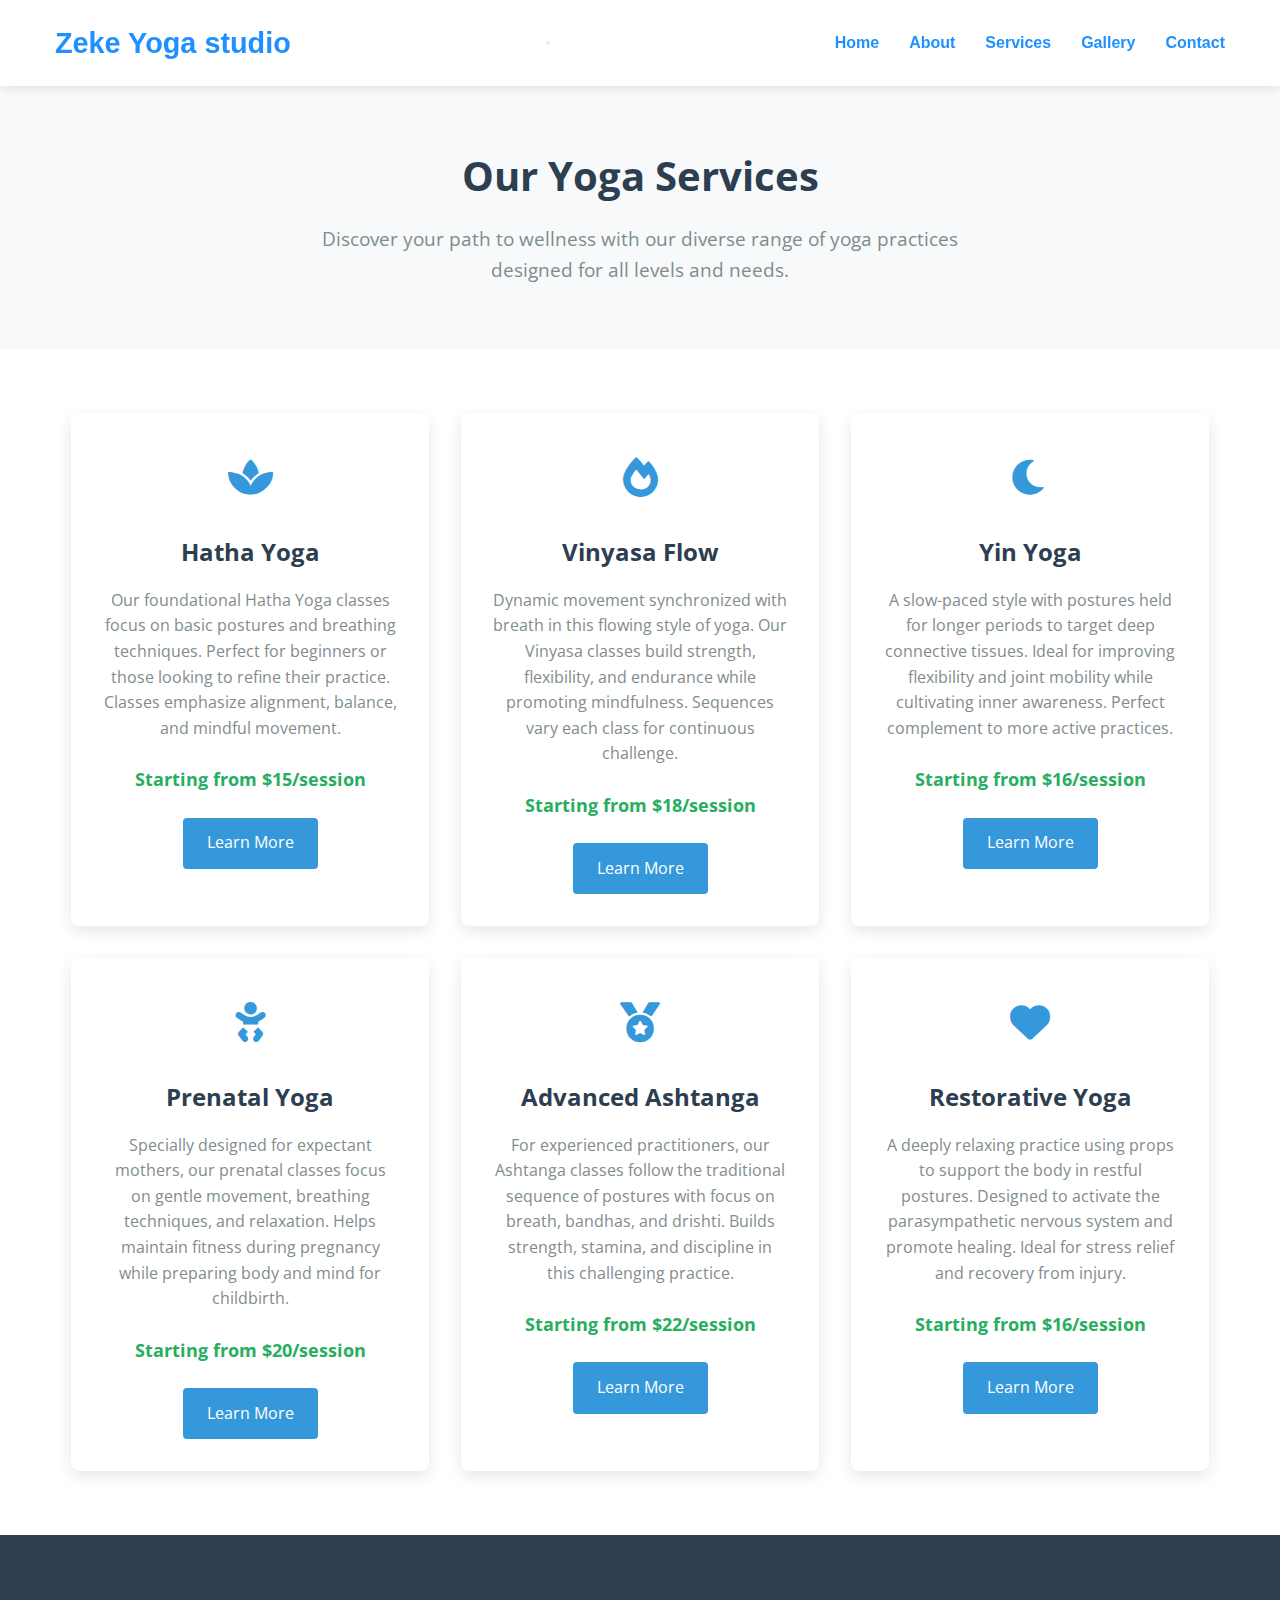
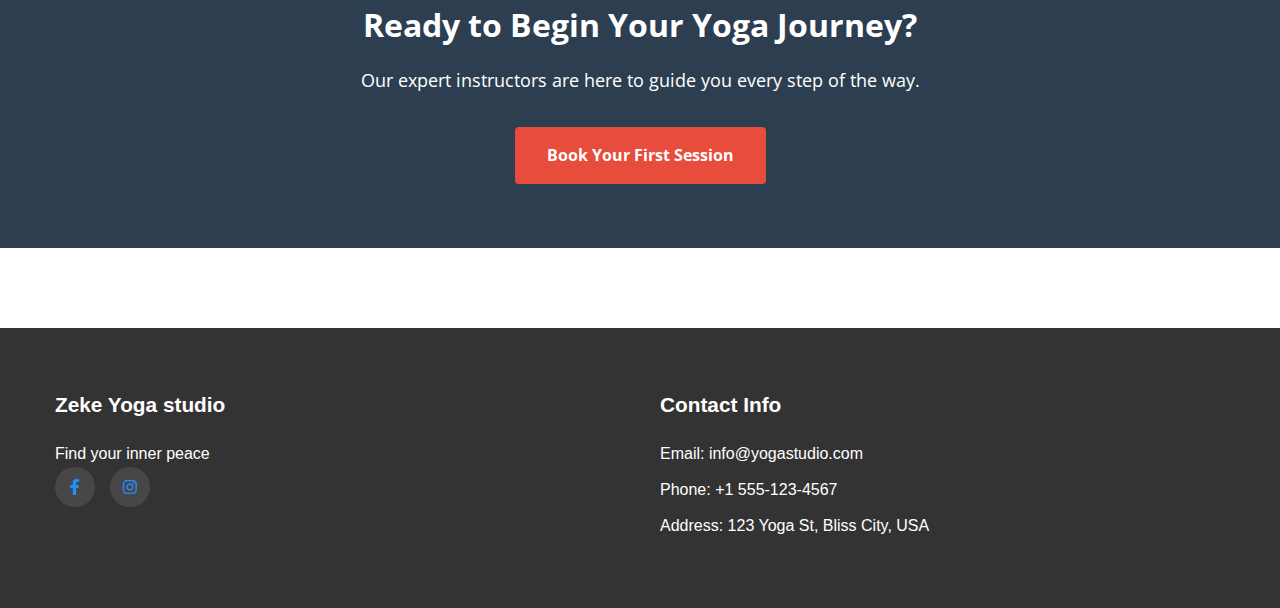
<file: services.html>
<!DOCTYPE html>
    <html lang="en">
    
        <head>
            <meta charset="UTF-8">
            <meta name="viewport" content="width=device-width, initial-scale=1.0">
            <title>Zeke Yoga studio - Zeke Yoga studio | Professional Yoga studio Services</title>
            <meta name="description" content="Professional Yoga studio Services for Zeke Yoga studio. Find your inner peace.">
            <link rel="stylesheet" href="https://cdnjs.cloudflare.com/ajax/libs/font-awesome/6.0.0/css/all.min.css">
            <link rel="stylesheet" href="css/base.css">
            <link rel="stylesheet" href="css/services.css">
            <link rel="preconnect" href="https://fonts.googleapis.com">
            <link rel="preconnect" href="https://fonts.gstatic.com" crossorigin>
            <link href="https://fonts.googleapis.com/css2?family=Open+Sans:wght@400;600;700&family=Roboto:wght@400;500;700&display=swap" rel="stylesheet">
        </head>
                


    <body>
        
        <header class="header">
            <div class="container">
                <nav class="navbar">
                    <a href="index.html" class="logo">Zeke Yoga studio</a>
                    <button id="mobile-menu-btn" class="mobile-menu-btn">
                        <span></span>
                        <span></span>
                        <span></span>
                    </button>
                    <ul class="nav-links">
                        <li><a href="index.html">Home</a></li>
<li><a href="about.html">About</a></li>
<li><a href="services.html">Services</a></li>
<li><a href="gallery.html">Gallery</a></li>
<li><a href="contact.html">Contact</a></li>
                    </ul>
                </nav>
            </div>
        </header>
        

        <main>
            <!-- Services Section -->
            <section class="section services">
                <main class="services-page">
  <section class="services-intro">
    <div class="container">
      <h1>Our Yoga Services</h1>
      <p class="subheading">Discover your path to wellness with our diverse range of yoga practices designed for all levels and needs.</p>
    </div>
  </section>

  <section class="services-grid">
    <div class="container">
      <div class="services-container">
        <!-- Service Card 1 -->
        <div class="service-card">
          <div class="service-icon">
            <i class="fas fa-spa"></i>
          </div>
          <h3>Hatha Yoga</h3>
          <p>Our foundational Hatha Yoga classes focus on basic postures and breathing techniques. Perfect for beginners or those looking to refine their practice. Classes emphasize alignment, balance, and mindful movement.</p>
          <div class="service-price">Starting from $15/session</div>
          <a href="#" class="btn-learn-more">Learn More</a>
        </div>

        <!-- Service Card 2 -->
        <div class="service-card">
          <div class="service-icon">
            <i class="fas fa-fire"></i>
          </div>
          <h3>Vinyasa Flow</h3>
          <p>Dynamic movement synchronized with breath in this flowing style of yoga. Our Vinyasa classes build strength, flexibility, and endurance while promoting mindfulness. Sequences vary each class for continuous challenge.</p>
          <div class="service-price">Starting from $18/session</div>
          <a href="#" class="btn-learn-more">Learn More</a>
        </div>

        <!-- Service Card 3 -->
        <div class="service-card">
          <div class="service-icon">
            <i class="fas fa-moon"></i>
          </div>
          <h3>Yin Yoga</h3>
          <p>A slow-paced style with postures held for longer periods to target deep connective tissues. Ideal for improving flexibility and joint mobility while cultivating inner awareness. Perfect complement to more active practices.</p>
          <div class="service-price">Starting from $16/session</div>
          <a href="#" class="btn-learn-more">Learn More</a>
        </div>

        <!-- Service Card 4 -->
        <div class="service-card">
          <div class="service-icon">
            <i class="fas fa-baby"></i>
          </div>
          <h3>Prenatal Yoga</h3>
          <p>Specially designed for expectant mothers, our prenatal classes focus on gentle movement, breathing techniques, and relaxation. Helps maintain fitness during pregnancy while preparing body and mind for childbirth.</p>
          <div class="service-price">Starting from $20/session</div>
          <a href="#" class="btn-learn-more">Learn More</a>
        </div>

        <!-- Service Card 5 -->
        <div class="service-card">
          <div class="service-icon">
            <i class="fas fa-medal"></i>
          </div>
          <h3>Advanced Ashtanga</h3>
          <p>For experienced practitioners, our Ashtanga classes follow the traditional sequence of postures with focus on breath, bandhas, and drishti. Builds strength, stamina, and discipline in this challenging practice.</p>
          <div class="service-price">Starting from $22/session</div>
          <a href="#" class="btn-learn-more">Learn More</a>
        </div>

        <!-- Service Card 6 -->
        <div class="service-card">
          <div class="service-icon">
            <i class="fas fa-heart"></i>
          </div>
          <h3>Restorative Yoga</h3>
          <p>A deeply relaxing practice using props to support the body in restful postures. Designed to activate the parasympathetic nervous system and promote healing. Ideal for stress relief and recovery from injury.</p>
          <div class="service-price">Starting from $16/session</div>
          <a href="#" class="btn-learn-more">Learn More</a>
        </div>
      </div>
    </div>
  </section>

  <section class="cta-section">
    <div class="container">
      <h2>Ready to Begin Your Yoga Journey?</h2>
      <p>Our expert instructors are here to guide you every step of the way.</p>
      <a href="#" class="btn-primary">Book Your First Session</a>
    </div>
  </section>
</main>
            </section>
        </main>

        
        <footer class="footer">
            <div class="container">
                <div class="footer-content">
                    <div class="footer-column">
                        <h3>Zeke Yoga studio</h3>
                        <p>Find your inner peace</p>
                        <div class="social-links">
                            <a href="https://facebook.com/yogastudio"><i class="fab fa-facebook-f"></i></a>
                            <a href="https://instagram.com/yogastudio"><i class="fab fa-instagram"></i></a>
                            
                            
                        </div>
                    </div>
                    <div class="footer-column">
                        <h3>Contact Info</h3>
                        <ul class="footer-links">
                            <li>Email: info@yogastudio.com</li>
                            <li>Phone: +1 555-123-4567</li>
                            <li>Address: 123 Yoga St, Bliss City, USA</li>
                        </ul>
                    </div>
                </div>
            </div>
        </footer>

        

        <script src="js/base.js"></script>
    </body>
    </html>
</file>
<file: css/base.css>
/* Base styles for all pages */
        :root {
            --primary-color: #1e90ff;
            --secondary-color: #333;
            --accent-color: #ff6b6b;
            --light-color: #ffffff;
            --dark-color: #222222;
            --text-color: #444444;
            --light-gray: #f5f5f5;
            --medium-gray: #e0e0e0;
            --dark-gray: #777777;
        }

        * {
            margin: 0;
            padding: 0;
            box-sizing: border-box;
        }

        body {
            font-family: 'Segoe UI', Tahoma, Geneva, Verdana, sans-serif;
            line-height: 1.6;
            color: var(--text-color);
            background-color: var(--light-color);
        }

        a {
            text-decoration: none;
            color: var(--primary-color);
            transition: color 0.3s ease;
        }

        a:hover {
            color: var(--secondary-color);
        }

        img {
            max-width: 100%;
            height: auto;
        }

        .container {
            width: 100%;
            max-width: 1200px;
            margin: 0 auto;
            padding: 0 15px;
        }

        .btn {
            display: inline-block;
            padding: 12px 24px;
            background-color: var(--primary-color);
            color: white;
            border: none;
            border-radius: 4px;
            cursor: pointer;
            font-weight: 600;
            text-align: center;
            transition: all 0.3s ease;
        }

        .btn:hover {
            background-color: var(--secondary-color);
            transform: translateY(-2px);
            box-shadow: 0 4px 8px rgba(0, 0, 0, 0.1);
        }

        .section {
            padding: 80px 0;
        }

        .section-title {
            font-size: 2.5rem;
            margin-bottom: 1.5rem;
            color: var(--secondary-color);
            text-align: center;
        }

        .section-subtitle {
            font-size: 1.2rem;
            color: var(--dark-gray);
            text-align: center;
            margin-bottom: 3rem;
            max-width: 700px;
            margin-left: auto;
            margin-right: auto;
        }

        /* Header styles */
        .header {
            position: fixed;
            top: 0;
            left: 0;
            width: 100%;
            background-color: var(--light-color);
            box-shadow: 0 2px 10px rgba(0, 0, 0, 0.1);
            z-index: 1000;
            transition: all 0.3s ease;
        }

        .header.scrolled {
            background-color: rgba(255, 255, 255, 0.95);
            box-shadow: 0 4px 15px rgba(0, 0, 0, 0.1);
        }

        .navbar {
            display: flex;
            justify-content: space-between;
            align-items: center;
            padding: 20px 0;
        }

        .logo {
            font-size: 1.8rem;
            font-weight: 700;
            color: var(--primary-color);
        }

        .logo span {
            color: var(--secondary-color);
        }

        .nav-links {
            display: flex;
            list-style: none;
        }

        .nav-links li {
            margin-left: 30px;
        }

        .nav-links a {
            font-weight: 600;
            position: relative;
        }

        .nav-links a::after {
            content: '';
            position: absolute;
            bottom: -5px;
            left: 0;
            width: 0;
            height: 2px;
            background-color: var(--primary-color);
            transition: width 0.3s ease;
        }

        .nav-links a:hover::after {
            width: 100%;
        }

        /* Footer styles */
        .footer {
            background-color: var(--secondary-color);
            color: var(--light-color);
            padding: 60px 0 20px;
        }

        .footer-content {
            display: grid;
            grid-template-columns: repeat(auto-fit, minmax(250px, 1fr));
            gap: 40px;
            margin-bottom: 40px;
        }

        .footer-column h3 {
            font-size: 1.3rem;
            margin-bottom: 20px;
            color: var(--light-color);
        }

        .footer-links {
            list-style: none;
        }

        .footer-links li {
            margin-bottom: 10px;
        }

        .footer-links a {
            color: var(--medium-gray);
            transition: color 0.3s ease;
        }

        .footer-links a:hover {
            color: var(--light-color);
        }

        .social-links {
            display: flex;
            gap: 15px;
        }

        .social-links a {
            display: inline-flex;
            align-items: center;
            justify-content: center;
            width: 40px;
            height: 40px;
            background-color: rgba(255, 255, 255, 0.1);
            border-radius: 50%;
            transition: all 0.3s ease;
        }

        .social-links a:hover {
            background-color: var(--primary-color);
            transform: translateY(-3px);
        }

        .copyright {
            text-align: center;
            padding-top: 20px;
            border-top: 1px solid rgba(255, 255, 255, 0.1);
            color: var(--medium-gray);
            font-size: 0.9rem;
        }

        /* Responsive styles */
        @media (max-width: 768px) {
            .navbar {
                flex-direction: column;
                padding: 15px 0;
            }
            
            .nav-links {
                margin-top: 15px;
            }
            
            .nav-links li {
                margin-left: 15px;
            }
            
            .section {
                padding: 60px 0;
            }
            
            .section-title {
                font-size: 2rem;
            }
        }

        @media (max-width: 480px) {
            .nav-links {
                flex-direction: column;
                align-items: center;
            }
            
            .nav-links li {
                margin: 5px 0;
            }
            
            .btn {
                padding: 10px 20px;
            }
        }
</file>
<file: css/index.css>
/* Homepage specific styles */
        .hero {
            position: relative;
            height: 100vh;
            min-height: 600px;
            display: flex;
            align-items: center;
            justify-content: center;
            text-align: center;
            color: white;
            background-size: cover;
            background-position: center;
            background-repeat: no-repeat;
        }

        .hero::before {
            content: '';
            position: absolute;
            top: 0;
            left: 0;
            width: 100%;
            height: 100%;
            background-color: rgba(0, 0, 0, 0.6);
        }

        .hero-content {
            position: relative;
            z-index: 1;
            max-width: 800px;
            padding: 0 20px;
        }

        .hero h1 {
            font-size: 3.5rem;
            margin-bottom: 20px;
            text-shadow: 2px 2px 4px rgba(0, 0, 0, 0.5);
        }

        .hero p {
            font-size: 1.5rem;
            margin-bottom: 30px;
            text-shadow: 1px 1px 2px rgba(0, 0, 0, 0.5);
        }

        .services {
            background-color: var(--light-gray);
        }

        .services-grid {
            display: grid;
            grid-template-columns: repeat(auto-fit, minmax(300px, 1fr));
            gap: 30px;
            margin-top: 40px;
        }

        .service-card {
            background-color: white;
            border-radius: 8px;
            overflow: hidden;
            box-shadow: 0 5px 15px rgba(0, 0, 0, 0.1);
            transition: transform 0.3s ease, box-shadow 0.3s ease;
        }

        .service-card:hover {
            transform: translateY(-10px);
            box-shadow: 0 15px 30px rgba(0, 0, 0, 0.15);
        }

        .service-icon {
            font-size: 3rem;
            color: var(--primary-color);
            margin-bottom: 20px;
        }

        .service-card-content {
            padding: 30px;
            text-align: center;
        }

        .service-card h3 {
            font-size: 1.5rem;
            margin-bottom: 15px;
            color: var(--secondary-color);
        }

        .testimonials {
            background-color: white;
        }

        .testimonials-grid {
            display: grid;
            grid-template-columns: repeat(auto-fit, minmax(300px, 1fr));
            gap: 30px;
            margin-top: 40px;
        }

        .testimonial-card {
            background-color: var(--light-gray);
            padding: 30px;
            border-radius: 8px;
            position: relative;
        }

        .testimonial-card::before {
            content: '"';
            position: absolute;
            top: 20px;
            left: 20px;
            font-size: 4rem;
            color: rgba(30, 144, 255, 0.1);
            font-family: Georgia, serif;
            line-height: 1;
        }

        .testimonial-content {
            position: relative;
            z-index: 1;
            margin-bottom: 20px;
        }

        .testimonial-author {
            display: flex;
            align-items: center;
        }

        .testimonial-author img {
            width: 50px;
            height: 50px;
            border-radius: 50%;
            margin-right: 15px;
            object-fit: cover;
        }

        .author-info h4 {
            margin-bottom: 5px;
            color: var(--secondary-color);
        }

        .author-info p {
            color: var(--dark-gray);
            font-size: 0.9rem;
        }

        .stars {
            color: #ffc107;
            margin-bottom: 10px;
        }

        .why-choose-us {
            background-color: var(--light-gray);
        }

        .features-grid {
            display: grid;
            grid-template-columns: repeat(auto-fit, minmax(250px, 1fr));
            gap: 30px;
            margin-top: 40px;
        }

        .feature-item {
            display: flex;
            align-items: flex-start;
        }

        .feature-icon {
            font-size: 1.5rem;
            color: var(--primary-color);
            margin-right: 15px;
            flex-shrink: 0;
        }

        .feature-text h3 {
            font-size: 1.2rem;
            margin-bottom: 10px;
            color: var(--secondary-color);
        }
</file>
<file: css/about.css>
/* About Page Styles */
.about-page {
  font-family: 'Helvetica Neue', Arial, sans-serif;
  color: #333;
  line-height: 1.6;
}

/* Hero Section */
.about-hero {
  background: linear-gradient(rgba(0, 0, 0, 0.5), rgba(0, 0, 0, 0.5)), 
              url('../assets/images/Yoga-studio5.jpg') center/cover no-repeat;
  height: 60vh;
  display: flex;
  align-items: center;
  justify-content: center;
  text-align: center;
  color: white;
  padding: 0 20px;
}

.about-hero-content h1 {
  font-size: 3rem;
  margin-bottom: 1rem;
}

.about-hero-content p {
  font-size: 1.5rem;
}

/* Section Titles */
.section-title {
  text-align: center;
  font-size: 2.5rem;
  margin-bottom: 3rem;
  color: #2a5a3c;
  position: relative;
}

.section-title::after {
  content: '';
  display: block;
  width: 80px;
  height: 4px;
  background: #4a8c6d;
  margin: 15px auto 0;
}

/* Our Story Timeline */
.our-story {
  padding: 5rem 0;
  background-color: #f9f9f9;
}

.timeline {
  position: relative;
  max-width: 800px;
  margin: 0 auto;
  padding: 0 20px;
}

.timeline::before {
  content: '';
  position: absolute;
  width: 4px;
  background-color: #4a8c6d;
  top: 0;
  bottom: 0;
  left: 50%;
  margin-left: -2px;
}

.timeline-item {
  padding: 20px 40px;
  position: relative;
  width: 50%;
  box-sizing: border-box;
}

.timeline-item:nth-child(odd) {
  left: 0;
}

.timeline-item:nth-child(even) {
  left: 50%;
}

.timeline-year {
  background: #4a8c6d;
  color: white;
  padding: 10px 15px;
  border-radius: 20px;
  font-weight: bold;
  display: inline-block;
  margin-bottom: 15px;
}

.timeline-content {
  background: white;
  padding: 20px;
  border-radius: 8px;
  box-shadow: 0 3px 10px rgba(0, 0, 0, 0.1);
}

.timeline-content h3 {
  margin-top: 0;
  color: #2a5a3c;
}

/* Team Section */
.our-team {
  padding: 5rem 0;
}

.team-grid {
  display: grid;
  grid-template-columns: repeat(auto-fit, minmax(250px, 1fr));
  gap: 2rem;
  max-width: 1200px;
  margin: 0 auto;
}

.team-member {
  text-align: center;
  padding: 20px;
}

.member-photo {
  width: 180px;
  height: 180px;
  border-radius: 50%;
  overflow: hidden;
  margin: 0 auto 20px;
  border: 5px solid #e8f4ea;
}

.member-photo img {
  width: 100%;
  height: 100%;
  object-fit: cover;
}

.member-role {
  color: #4a8c6d;
  font-weight: bold;
  margin: 10px 0;
}

.member-bio {
  font-size: 0.9rem;
}

/* Mission & Values */
.mission-values {
  padding: 5rem 0;
  background-color: #f9f9f9;
}

.values-grid {
  display: grid;
  grid-template-columns: repeat(auto-fit, minmax(300px, 1fr));
  gap: 2rem;
  max-width: 1200px;
  margin: 0 auto;
}

.value-item {
  text-align: center;
  padding: 30px 20px;
  background: white;
  border-radius: 8px;
  box-shadow: 0 3px 10px rgba(0, 0, 0, 0.1);
}

.value-icon {
  width: 60px;
  height: 60px;
  margin: 0 auto 20px;
  background: #e8f4ea;
  border-radius: 50%;
  display: flex;
  align-items: center;
  justify-content: center;
}

.value-icon svg {
  width: 30px;
  height: 30px;
  fill: #4a8c6d;
}

.value-item h3 {
  color: #2a5a3c;
  margin-bottom: 15px;
}

/* CTA Section */
.about-cta {
  padding: 5rem 0;
  background: linear-gradient(rgba(42, 90, 60, 0.8), rgba(42, 90, 60, 0.8)), 
              url('../assets/images/Yoga-studio6.jpg') center/cover no-repeat;
  color: white;
  text-align: center;
}

.cta-content {
  max-width: 600px;
  margin: 0 auto;
}

.cta-content h2 {
  font-size: 2.5rem;
  margin-bottom: 1rem;
}

.cta-content p {
  font-size: 1.2rem;
  margin-bottom: 2rem;
}

.cta-button {
  display: inline-block;
  padding: 12px 30px;
  background: white;
  color: #2a5a3c;
  text-decoration: none;
  font-weight: bold;
  border-radius: 30px;
  transition: all 0.3s ease;
}

.cta-button:hover {
  background: #e8f4ea;
  transform: translateY(-3px);
  box-shadow: 0 5px 15px rgba(0, 0, 0, 0.2);
}

/* Responsive Adjustments */
@media (max-width: 768px) {
  .timeline::before {
    left: 30px;
  }

  .timeline-item {
    width: 100%;
    padding-left: 70px;
    padding-right: 20px;
  }

  .timeline-item:nth-child(even) {
    left: 0;
  }

  .about-hero-content h1 {
    font-size: 2.2rem;
  }

  .section-title {
    font-size: 2rem;
  }
}
</file>
<file: css/contact.css>
/* Contact Page Styles */
.contact-page {
  max-width: 1200px;
  margin: 0 auto;
  padding: 2rem;
}

.contact-hero {
  text-align: center;
  margin-bottom: 3rem;
}

.contact-hero h1 {
  font-size: 2.5rem;
  color: #2c3e50;
  margin-bottom: 1rem;
}

.subheading {
  font-size: 1.2rem;
  color: #7f8c8d;
  max-width: 600px;
  margin: 0 auto;
}

.contact-container {
  display: flex;
  flex-wrap: wrap;
  gap: 2rem;
}

.contact-column {
  flex: 1;
  min-width: 300px;
}

.contact-form {
  background: #f9f9f9;
  padding: 2rem;
  border-radius: 8px;
  box-shadow: 0 2px 10px rgba(0,0,0,0.05);
}

.form-group {
  margin-bottom: 1.5rem;
}

.form-group label {
  display: block;
  margin-bottom: 0.5rem;
  font-weight: 600;
  color: #2c3e50;
}

.form-group input,
.form-group select,
.form-group textarea {
  width: 100%;
  padding: 0.8rem;
  border: 1px solid #ddd;
  border-radius: 4px;
  font-size: 1rem;
}

.form-group textarea {
  min-height: 150px;
  resize: vertical;
}

.submit-btn {
  background-color: #3498db;
  color: white;
  border: none;
  padding: 1rem 2rem;
  font-size: 1rem;
  border-radius: 4px;
  cursor: pointer;
  transition: background-color 0.3s;
}

.submit-btn:hover {
  background-color: #2980b9;
}

.contact-card {
  background: white;
  padding: 1.5rem;
  margin-bottom: 1.5rem;
  border-radius: 8px;
  box-shadow: 0 2px 10px rgba(0,0,0,0.05);
}

.contact-card h3 {
  color: #2c3e50;
  margin-top: 1rem;
  margin-bottom: 0.5rem;
}

.contact-card p, 
.contact-card address, 
.contact-card ul {
  color: #7f8c8d;
  line-height: 1.6;
}

.contact-card a {
  color: #3498db;
  text-decoration: none;
}

.contact-card a:hover {
  text-decoration: underline;
}

.contact-icon img {
  width: 100%;
  height: 150px;
  object-fit: cover;
  border-radius: 4px;
}

.hours-list {
  list-style: none;
  padding: 0;
}

.hours-list li {
  margin-bottom: 0.5rem;
}

@media (max-width: 768px) {
  .contact-column {
    flex: 100%;
  }
  
  .contact-hero h1 {
    font-size: 2rem;
  }
}
</file>
<file: css/gallery.css>
/* Gallery Page Styles */
.gallery-page {
  padding: 2rem 1rem;
  max-width: 1400px;
  margin: 0 auto;
}

.gallery-intro {
  text-align: center;
  margin-bottom: 3rem;
}

.gallery-intro h1 {
  font-size: 2.5rem;
  color: #2c3e50;
  margin-bottom: 0.5rem;
}

.gallery-intro .subheading {
  font-size: 1.2rem;
  color: #7f8c8d;
  max-width: 600px;
  margin: 0 auto;
}

/* Filter Buttons */
.gallery-controls {
  margin-bottom: 2rem;
  text-align: center;
}

.filter-buttons {
  display: flex;
  flex-wrap: wrap;
  justify-content: center;
  gap: 0.5rem;
}

.filter-btn {
  padding: 0.5rem 1.5rem;
  background: #f8f9fa;
  border: 1px solid #ddd;
  border-radius: 30px;
  cursor: pointer;
  transition: all 0.3s ease;
  font-size: 0.9rem;
}

.filter-btn:hover {
  background: #e9ecef;
}

.filter-btn.active {
  background: #2c3e50;
  color: white;
  border-color: #2c3e50;
}

/* Masonry Gallery */
.masonry-gallery {
  columns: 1;
  column-gap: 1rem;
}

.gallery-item {
  break-inside: avoid;
  margin-bottom: 1rem;
  position: relative;
  overflow: hidden;
  border-radius: 8px;
  box-shadow: 0 2px 8px rgba(0,0,0,0.1);
}

.gallery-item img {
  width: 100%;
  height: auto;
  display: block;
  transition: transform 0.3s ease;
}

.gallery-item:hover img {
  transform: scale(1.03);
}

/* Overlay Effect */
.overlay {
  position: absolute;
  bottom: 0;
  left: 0;
  right: 0;
  background: rgba(0,0,0,0.7);
  color: white;
  padding: 1.5rem;
  transform: translateY(100%);
  transition: transform 0.3s ease;
}

.gallery-item:hover .overlay {
  transform: translateY(0);
}

.overlay h3 {
  margin: 0 0 0.5rem;
  font-size: 1.2rem;
}

.overlay p {
  margin: 0;
  font-size: 0.9rem;
  opacity: 0.9;
}

/* Responsive Layout */
@media (min-width: 768px) {
  .masonry-gallery {
    columns: 2;
  }
}

@media (min-width: 1024px) {
  .masonry-gallery {
    columns: 3;
  }
}
</file>
<file: css/services.css>
/* Services Page Styles */
.services-page {
  font-family: 'Open Sans', sans-serif;
  color: #333;
  line-height: 1.6;
}

.services-intro {
  text-align: center;
  padding: 4rem 1rem;
  background-color: #f8f9fa;
}

.services-intro h1 {
  font-size: 2.5rem;
  margin-bottom: 1rem;
  color: #2c3e50;
}

.services-intro .subheading {
  font-size: 1.2rem;
  max-width: 700px;
  margin: 0 auto;
  color: #7f8c8d;
}

.services-grid {
  padding: 3rem 0;
}

.services-container {
  display: grid;
  grid-template-columns: repeat(auto-fit, minmax(300px, 1fr));
  gap: 2rem;
  padding: 1rem;
}

.service-card {
  background: white;
  border-radius: 8px;
  padding: 2rem;
  box-shadow: 0 5px 15px rgba(0,0,0,0.1);
  transition: transform 0.3s ease, box-shadow 0.3s ease;
  text-align: center;
}

.service-card:hover {
  transform: translateY(-5px);
  box-shadow: 0 10px 25px rgba(0,0,0,0.15);
}

.service-icon {
  font-size: 2.5rem;
  color: #3498db;
  margin-bottom: 1.5rem;
}

.service-card h3 {
  font-size: 1.5rem;
  margin-bottom: 1rem;
  color: #2c3e50;
}

.service-card p {
  margin-bottom: 1.5rem;
  color: #7f8c8d;
}

.service-price {
  font-weight: bold;
  font-size: 1.1rem;
  color: #27ae60;
  margin-bottom: 1.5rem;
}

.btn-learn-more {
  display: inline-block;
  padding: 0.8rem 1.5rem;
  background-color: #3498db;
  color: white;
  border-radius: 4px;
  text-decoration: none;
  transition: background-color 0.3s ease;
}

.btn-learn-more:hover {
  background-color: #2980b9;
}

.cta-section {
  text-align: center;
  padding: 4rem 1rem;
  background-color: #2c3e50;
  color: white;
}

.cta-section h2 {
  font-size: 2rem;
  margin-bottom: 1rem;
}

.cta-section p {
  margin-bottom: 2rem;
  font-size: 1.1rem;
}

.btn-primary {
  display: inline-block;
  padding: 1rem 2rem;
  background-color: #e74c3c;
  color: white;
  border-radius: 4px;
  text-decoration: none;
  font-weight: bold;
  transition: background-color 0.3s ease;
}

.btn-primary:hover {
  background-color: #c0392b;
}

/* Responsive Adjustments */
@media (max-width: 768px) {
  .services-intro {
    padding: 3rem 1rem;
  }
  
  .services-intro h1 {
    font-size: 2rem;
  }
  
  .services-container {
    grid-template-columns: 1fr;
  }
}
</file>
